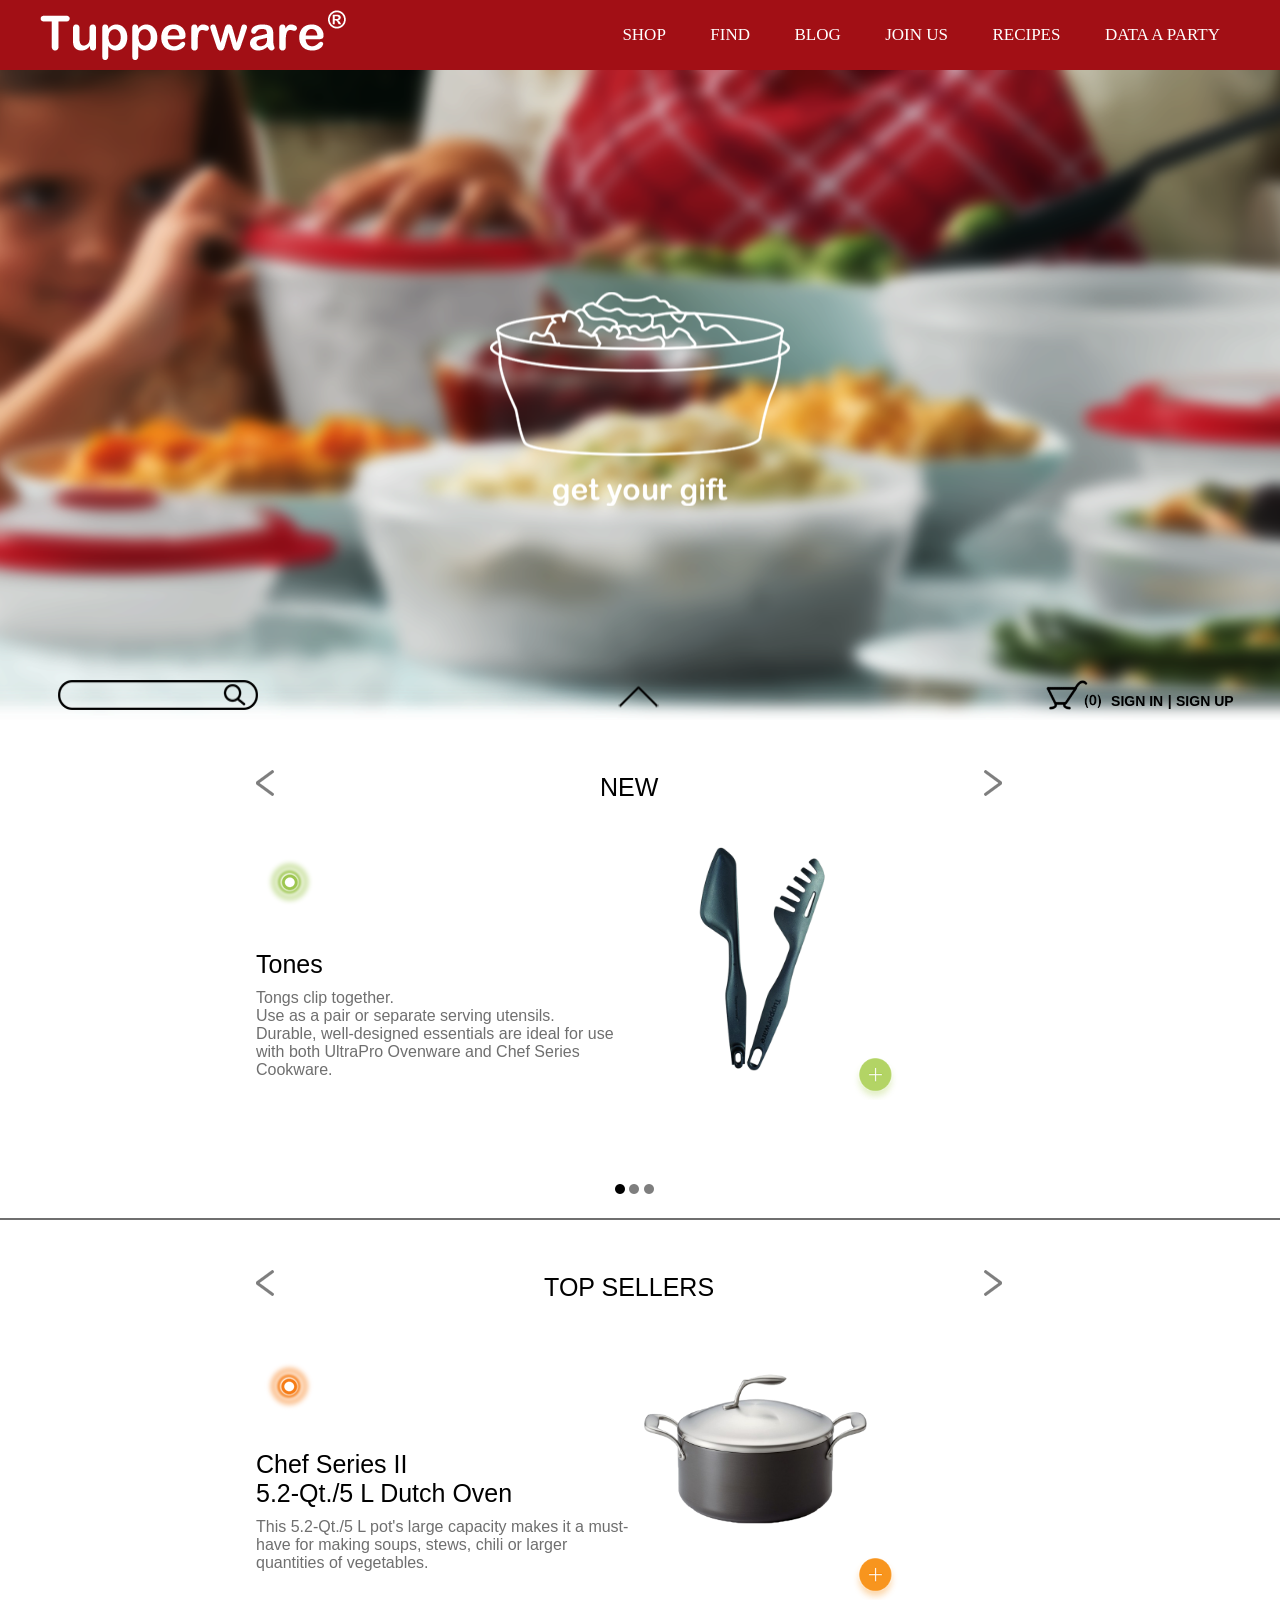
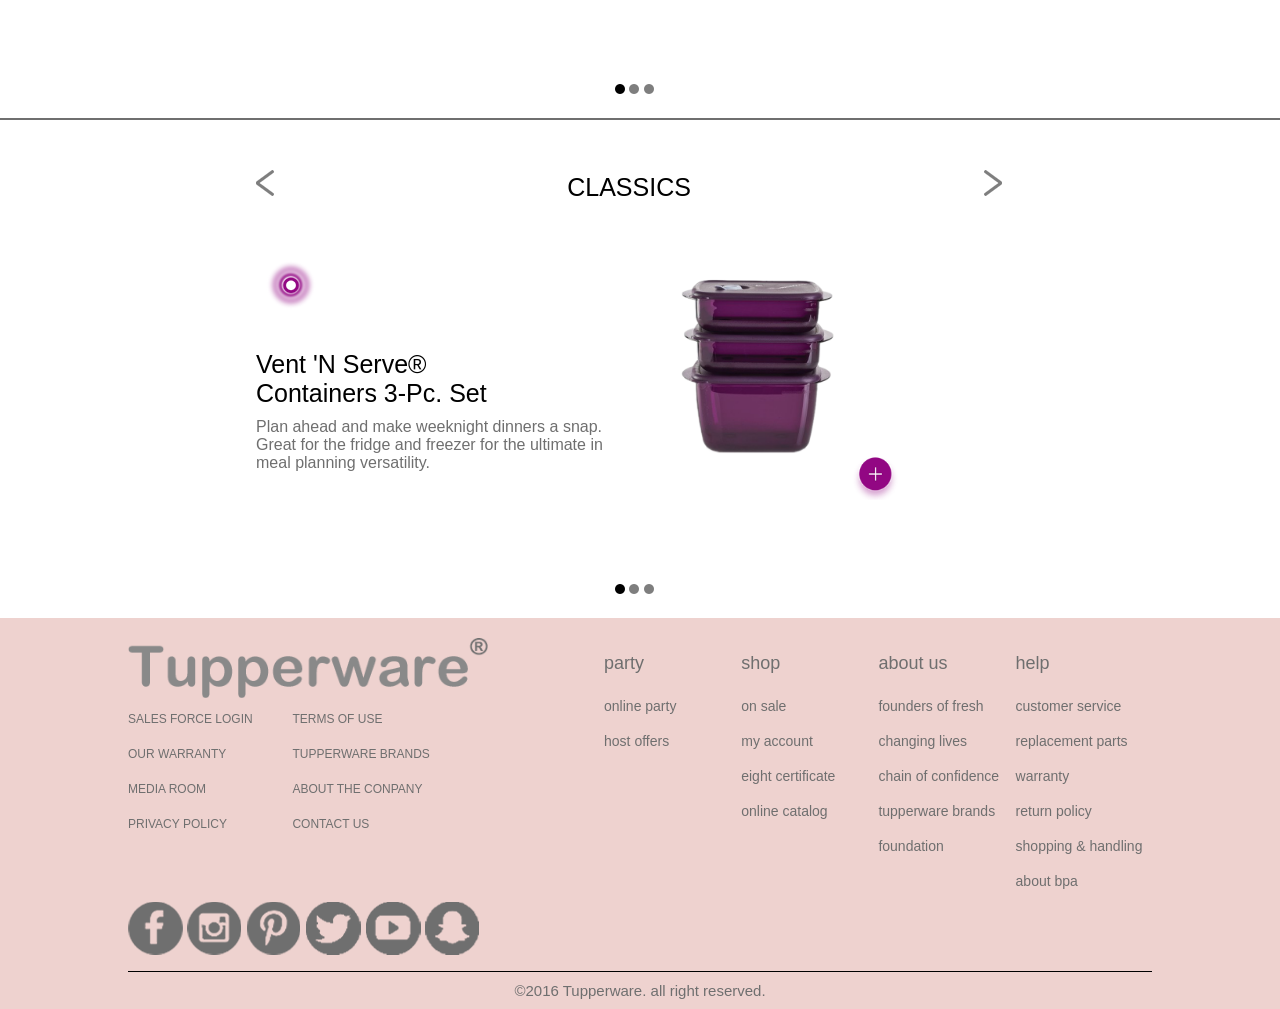
<file: Tupperware/index.html>
<!DOCTYPE html>
<html lang="en">
<head>
	<meta charset="UTF-8">
	<link rel="stylesheet" type="text/css" href="css/index.css">
	<script type="text/javascript" src="http://cdn.static.runoob.com/libs/jquery/1.10.2/jquery.min.js"></script>
	<script type="text/javascript" src="js/index.js"></script>
	<title>Tupperware</title>
</head>
<body>
	<div class="container"><!--总体-->
		<div class="header"><!--顶部-->
			<div class="header-nav"><!--顶部导航部分-->
				<div><img src="images/logo.png"></div><!--LOGO-->
				<div class="header-nav-lists"><!--导航栏-->
					<ul>
						<li><a href="">SHOP</a></li>
						<li><a href="">FIND</a></li>
						<li><a href="">BLOG</a></li>
						<li><a href="">JOIN US</a></li>
						<li><a href="">RECIPES</a></li>
						<li><a href="">DATA A PARTY</a></li>
					</ul>
				</div>
			</div>
			<div class="header-main">
				<div class="header-main-null">
					<div class="header-main-icon"><a href="list.html"></a></div>
				</div>
				<div class="header-fix"><!--需要置顶的部分-->
					<div><input type="text" id="search"></div><!--搜索框-->
					<div><span id="returntop"></span></div><!--返回顶部按钮-->
					<div><!--购物车-->
						<div>
							<a href="">
								<img src="images/shop.png">
								<img src="images/shop_hover.png">
							</a>
							<ul>
								<li><a href="">SIGN IN</a></li>
								<li>|</li>
								<li><a href="">SIGN UP</a></li>
							</ul>
						</div>
					</div>
				</div>
			</div>
			
		</div>
		<div class="main"><!--主体-->
			<div class="main-border"><!--绿色主题-->
				<div class="main-main">
					<div class="main-title">
						<span></span><!--左切换-->
						<span>NEW</span>
						<span></span><!--右切换-->
					</div>
					<div class="main-productions"><!--商品内容-->
						<div class="main-productions-left colorchange01-1">
							<div>
								<span></span><!--按钮-需要颜色改变-->
								<div class="main-productions-left-hover">
									<h4>get it now</h4>
									<br/>
									<h4>more details</h4>
								</div>
							</div>
							<div class="display-block">
								<h3>Tones</h3><!--商品名称-->
								<p>Tongs clip together.<br/>Use as a pair or separate serving utensils.<br/>Durable, well-designed essentials are ideal for use with both UltraPro Ovenware and Chef Series Cookware.</p><!--商品介绍-->
							</div>
							<div class="display-none">
								<h3>Tones</h3><!--商品名称-->
								<p>Tongs clip together.<br/>Use as a pair or separate serving utensils.<br/>Durable, well-designed essentials are ideal for use with both UltraPro Ovenware and Chef Series Cookware.</p><!--商品介绍-->
							</div>
							<div class="display-none">
								<h3>Tones</h3><!--商品名称-->
								<p>Tongs clip together.<br/>Use as a pair or separate serving utensils.<br/>Durable, well-designed essentials are ideal for use with both UltraPro Ovenware and Chef Series Cookware.</p><!--商品介绍-->
							</div>
						</div>
						<div class="main-productions-right colorchange01-2"><!--图片-->
							<img src="images/new-production.png">
							<img src="images/new-production.png">
							<img src="images/new-production.png">
							<span><a href=""></a></span><!--添加购物车按钮-需要颜色改变-->
						</div>
					</div>
					<div class="main-pages"><!--换页按钮-->
						<ul>
							<li class="change"></li>
							<li></li>
							<li></li>
						</ul>
					</div>
				</div>
			</div>

			<div class="main-border"><!--橙色主题-->
				<div class="main-main">
					<div class="main-title">
						<span></span><!--左切换-->
						<span>TOP SELLERS</span>
						<span></span><!--右切换-->
					</div>
					<div class="main-productions"><!--商品内容-->
						<div class="main-productions-left colorchange02-1">
							<div>
								<span></span><!--按钮-->
								<div class="main-productions-left-hover">
									<h4>get it now</h4>
									<br/>
									<h4>more details</h4>
								</div>
							</div>
							<div class="display-block">
							<h3>
								Chef Series II<br/>5.2-Qt./5 L Dutch Oven
							</h3><!--商品名称-->
							<p>This 5.2-Qt./5 L pot's large capacity makes it a must-have for making soups, stews, chili or larger quantities of vegetables. </p><!--商品介绍-->
							</div>
							<div class="display-none">
							<h3>
								Chef Series II<br/>5.2-Qt./5 L Dutch Oven
							</h3><!--商品名称-->
							<p>This 5.2-Qt./5 L pot's large capacity makes it a must-have for making soups, stews, chili or larger quantities of vegetables. </p><!--商品介绍-->
							</div>
							<div class="display-none">
							<h3>
								Chef Series II<br/>5.2-Qt./5 L Dutch Oven
							</h3><!--商品名称-->
							<p>This 5.2-Qt./5 L pot's large capacity makes it a must-have for making soups, stews, chili or larger quantities of vegetables. </p><!--商品介绍-->
							</div>
						</div>
						<div class="main-productions-right colorchange02-2"><!--图片-->
							<img src="images/top-production.png">
							<img src="images/top-production.png">
							<img src="images/top-production.png">
							<span><a href=""></a></span><!--添加购物车按钮-->
						</div>
					</div>
					<div class="main-pages"><!--换页按钮-->
						<ul>
							<li class="change"></li>
							<li></li>
							<li></li>
						</ul>
					</div>
				</div>
			</div>

			<div><!--紫色主题-->
				<div class="main-main">
					<div class="main-title">
						<span></span><!--左切换-->
						<span>CLASSICS</span>
						<span></span><!--右切换-->
					</div>
					<div class="main-productions"><!--商品内容-->
						<div class="main-productions-left colorchange03-1">
							<div>
								<span></span><!--按钮-->
								<div class="main-productions-left-hover">
									<h4>get it now</h4>
									<br/>
									<h4>more details</h4>
								</div>
							</div>
							<div class="display-block">
							<h3>Vent 'N Serve®<br/>Containers 3-Pc. Set</h3><!--商品名称-->
							<p>Plan ahead and make weeknight dinners a snap.<br/>Great for the fridge and freezer for the ultimate in meal planning versatility.       
							</p><!--商品介绍-->
							</div>
							<div class="display-none">
							<h3>Vent 'N Serve®<br/>Containers 3-Pc. Set</h3><!--商品名称-->
							<p>Plan ahead and make weeknight dinners a snap.<br/>Great for the fridge and freezer for the ultimate in meal planning versatility.       
							</p><!--商品介绍-->
							</div>
							<div class="display-none">
							<h3>Vent 'N Serve®<br/>Containers 3-Pc. Set</h3><!--商品名称-->
							<p>Plan ahead and make weeknight dinners a snap.<br/>Great for the fridge and freezer for the ultimate in meal planning versatility.       
							</p><!--商品介绍-->
							</div>
						</div>
						<div class="main-productions-right colorchange03-2"><!--图片-->
							<img src="images/classics-production.png">
							<img src="images/classics-production.png">
							<img src="images/classics-production.png">
							<span><a href=""></a></span><!--添加购物车按钮-->
						</div>
					</div>
					<div class="main-pages"><!--换页按钮-->
						<ul>
							<li class="change"></li>
							<li></li>
							<li></li>
						</ul>
					</div>
				</div>
			</div>
		</div>
		<div class="footer"><!--底部-->
			<div class="footer-lists"><!--底部列表区-->
				<div class="footer-lists-left"><!--左列表-->
					<img src="images/logo_gray.png">
					<ul>
						<li><a href="">SALES FORCE LOGIN</a></li>
						<li><a href="">TERMS OF USE</a></li>
						<li><a href="">OUR WARRANTY</a></li>
						<li><a href="">TUPPERWARE BRANDS</a></li>
						<li><a href="">MEDIA ROOM</a></li>
						<li><a href="">ABOUT THE CONPANY</a></li>
						<li><a href="">PRIVACY POLICY</a></li>
						<li><a href="">CONTACT US</a></li>
					</ul>
					<div><!--图标们-->
						<span class="icons01"><a href=""></a></span>
						<span class="icons02"><a href=""></a></span>
						<span class="icons03"><a href=""></a></span>
						<span class="icons04"><a href=""></a></span>
						<span class="icons05"><a href=""></a></span>
						<span class="icons06"><a href=""></a></span>
					</div>
				</div>
				<div class="footer-lists-right"><!--右列表-->
					<ul>
						<h3>party</h3>
						<li><a href="">online party</a></li>
						<li><a href="">host offers</a></li>
					</ul>
					<ul>
						<h3>shop</h3>
						<li><a href="">on sale</a></li>
						<li><a href="">my account</a></li>
						<li><a href="">eight certificate</a></li>
						<li><a href="">online catalog</a></li>
					</ul>
					<ul>
						<h3>about us</h3>
						<li><a href="">founders of fresh</a></li>
						<li><a href="">changing lives</a></li>
						<li><a href="">chain of confidence</a></li>
						<li><a href="">tupperware brands</a></li>
						<li><a href="">foundation</a></li>
					</ul>
					<ul>
						<h3>help</h3>
						<li><a href="">customer service</a></li>
						<li><a href="">replacement parts</a></li>
						<li><a href="">warranty</a></li>
						<li><a href="">return policy</a></li>
						<li><a href="">shopping & handling</a></li>
						<li><a href="">about bpa</a></li>
					</ul>
				</div>
			</div>
			<div class="footer-footer">
				<p>©2016 Tupperware.  all right reserved.</p>
			</div>
		</div>
	</div>
</body>
</html>
</file>
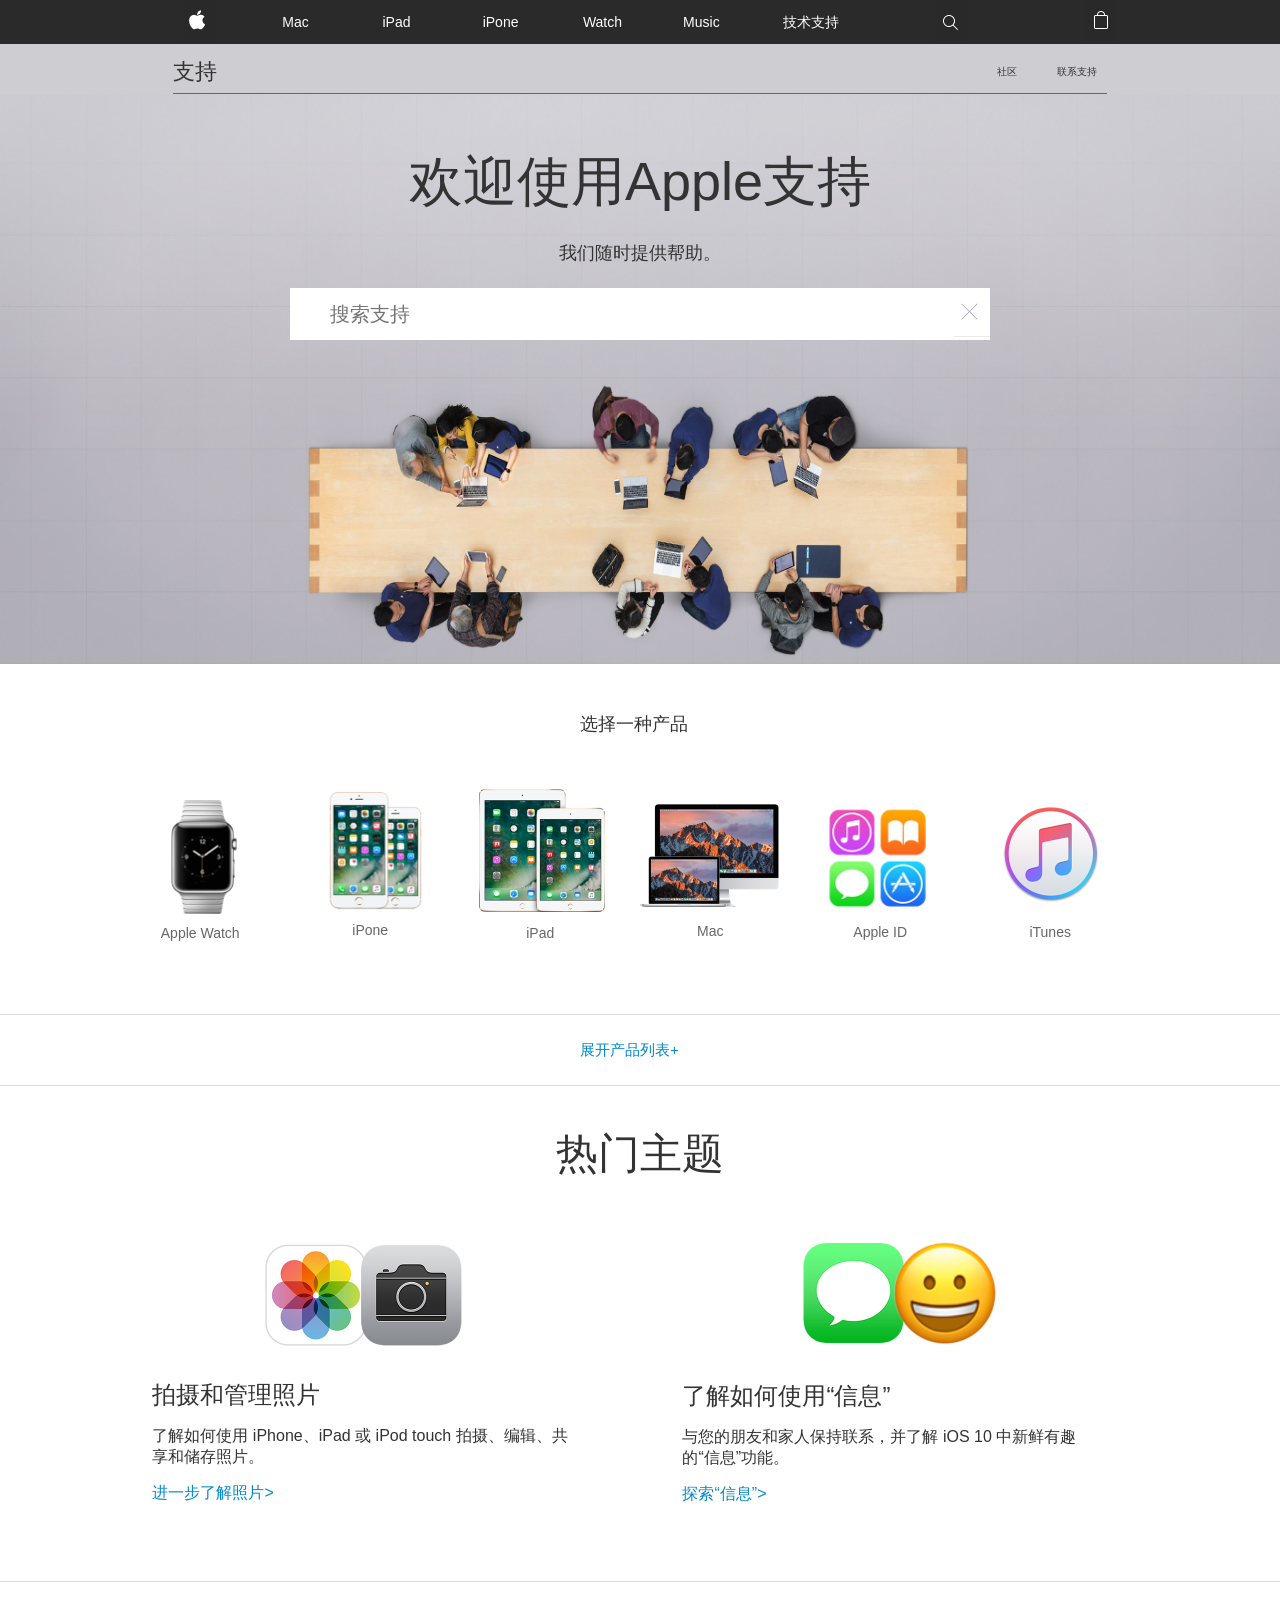
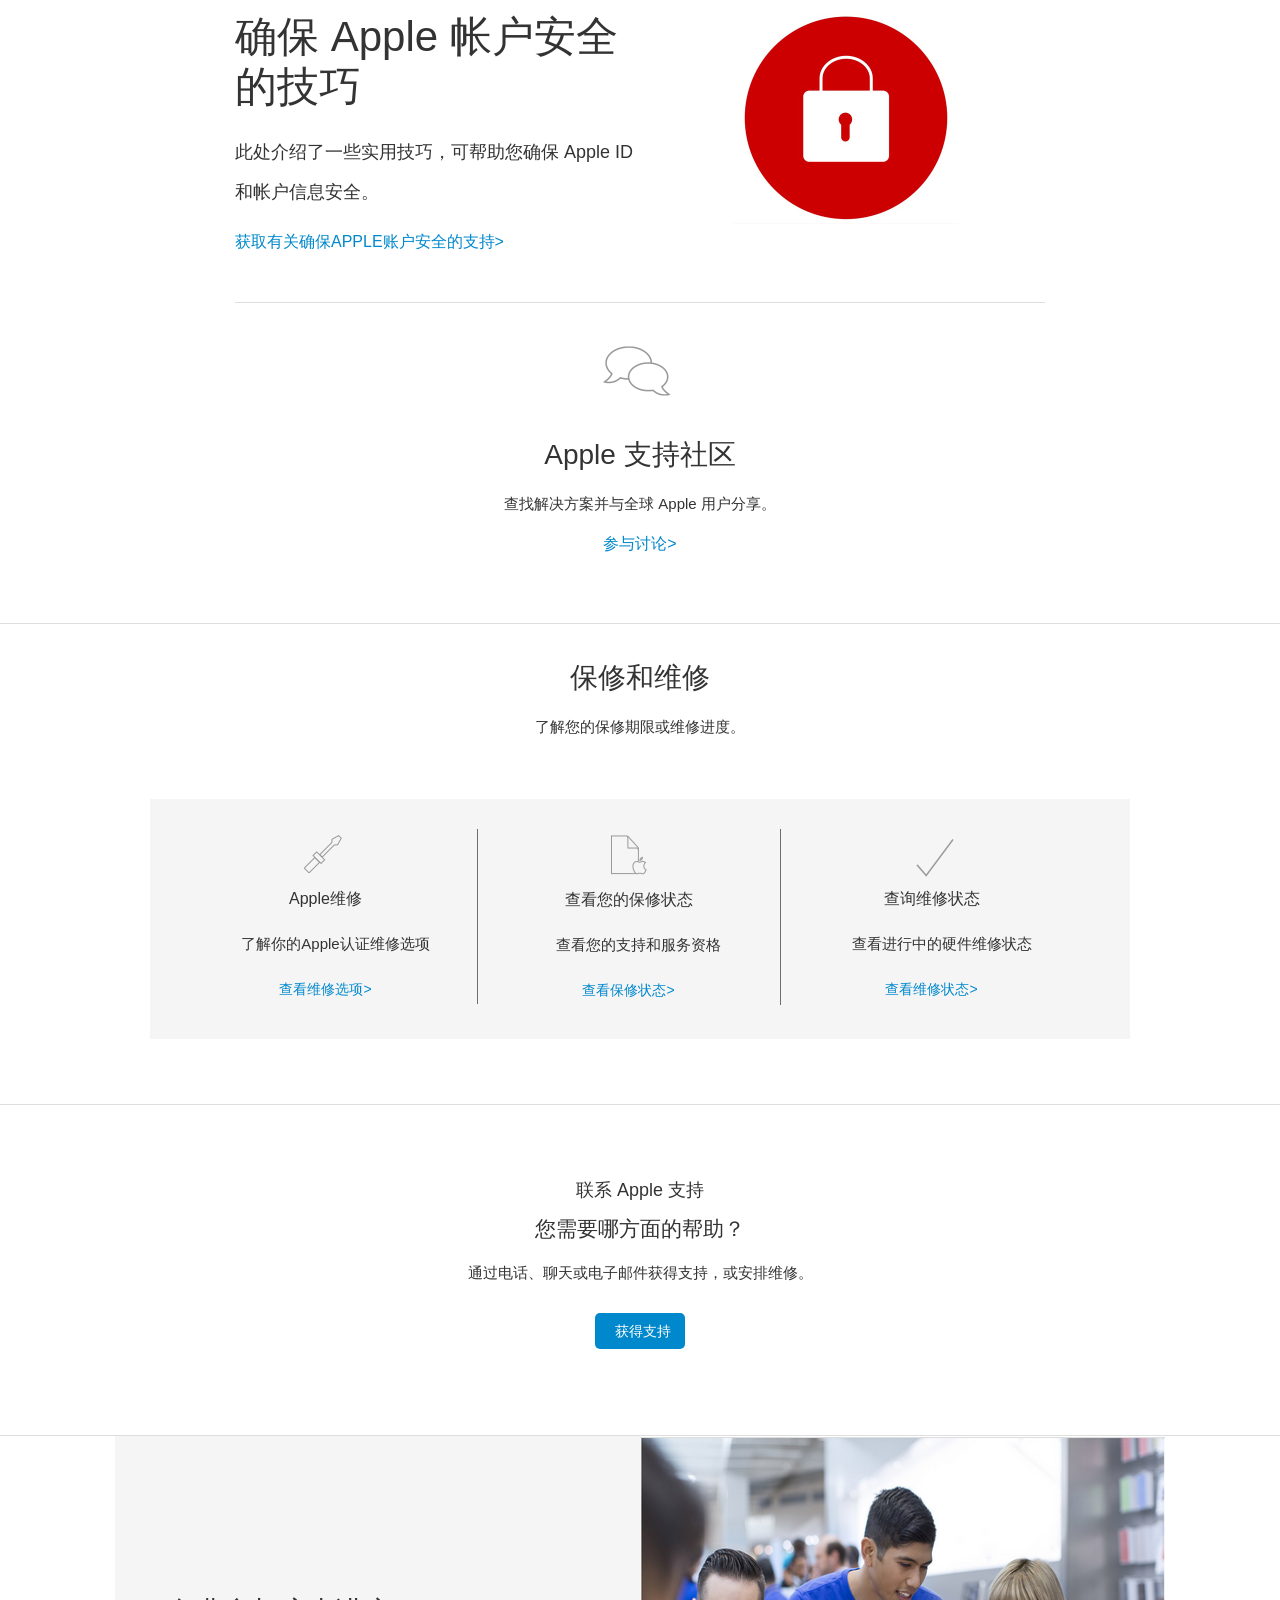
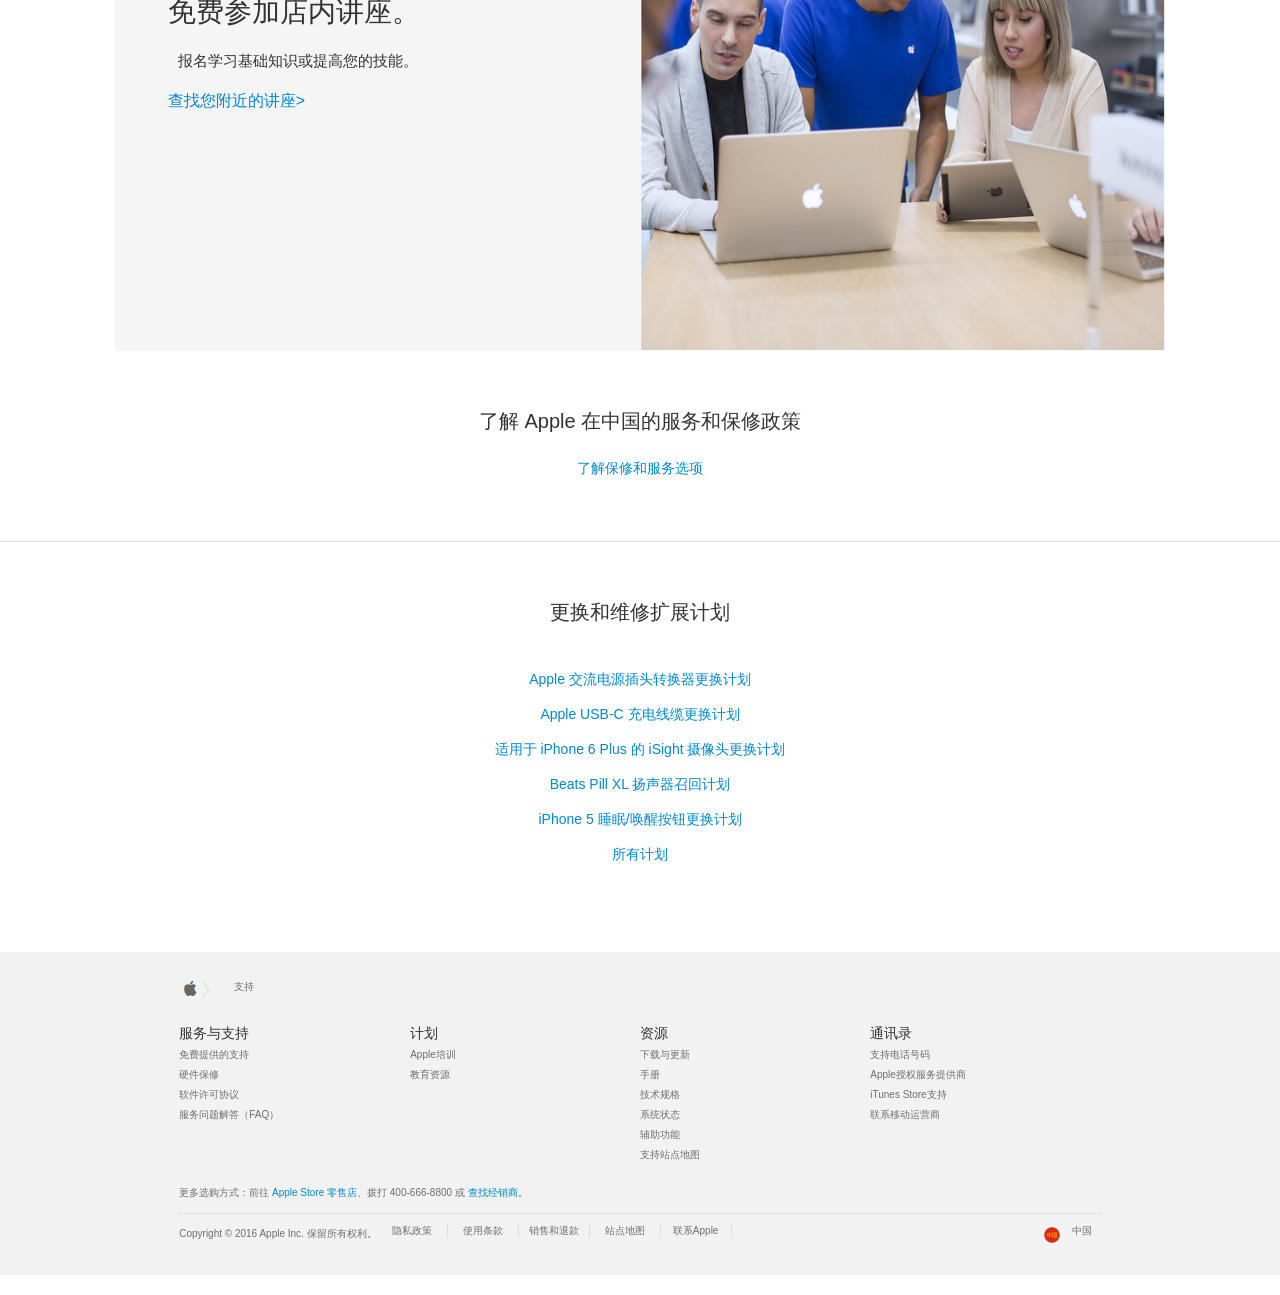
<file: an apple a day/an apple a day.html>
<!DOCTYPE html>
<html lang="en">
<head>
	<meta charset="UTF-8">
	<title>Document</title>
	<link rel="stylesheet" href="css/apple.css">
</head>
<body>
	<div class="container">
		 <div class="guide">
			<ul>
				<li class="appleimage">
					<a href="">
						<img src="images/apple.png" alt="">
					</a>
				</li>
				<li class="lead">
					<a href="">Mac</a>
				</li>
				<li class="lead">
					<a href="">iPad</a></li>
				<li class="lead">
					<a href="">iPone</a>
				</li>
				<li class="lead">
					<a href="">Watch</a>
				</li>
				<li class="lead">
					<a href="">Music</a>
				</li>
				<li class="lead">
					<a href="">技术支持</a>
				</li>
				<li class="appleimage">
					<a href="">
						<img src="images/sou.png" alt="">
					</a>
				</li>
				<li class="appleimage bag">
					<a href="">
						<img src="images/bao.png" alt="">
					</a>
				</li>
			</ul>
		</div> 
		<div class="guide-small">
			<a class="smaller-guide1" href=""><img src="images/guide1.png" alt=""></a>
			<a class="smaller-guide2" href=""><img src="images/guide2.png" alt=""></a>
			<a class="smaller-guide3" href=""><img src="images/guide3.png" alt=""></a>
		</div>
		<div class="support" >

			<div class="supptop">
				<div style="border-bottom:1px solid #666">
					<p class="suppleadleft">支持</p>
					<a href="" class="suppleadright">联系支持</a>
					<a href="" class="suppleadright">社区</a>
				</div>
			</div>
			<div class="suppmain">
				<p class="suppmainbig">欢迎使用Apple支持</p>
				<p class="suppmainsmall">我们随时提供帮助。</p>
				<div class="search">
					<input type="text" placeholder="搜索支持">
					<img class="searchright" src="images/delete.png" alt="">
				</div>
			</div>
		</div> 
		<div class="supportsmall">
			<div class="suppsmalltop">
				<p>支持</p>
				<a href="">
					<img src="images/suppsmallselect.png" alt="">
				</a>
			</div>
			<img class="suppsmallimg" src="images/supportsmall.png" alt="">
			<div  class="suppsmallbottom">
				<p class="suppsmallbig">欢迎使用Apple支持</p>
				<p class="suppsmallsmall">我们随时提供帮助。</p>
				<div >
					<!-- <img class="searchleft" src="images/search.svg" alt=""> -->
					<input type="text" placeholder="搜索支持">
					<!-- <img class="searchright" src="images/delete.png" alt=""> -->
				</div>
			</div>
		</div>
	<div class="main1 clearfix">
		<p class="main1top">选择一种产品</p>
		<div class="main1in clearfix">
			<a href="">
				<img src="images/main11.png" alt="">
				<p>Apple Watch</p>
			</a>
			<a href="">
				<img src="images/main12.png" alt="">
				<p>iPone</p>
			</a>
			<a class="ipad" href="">
				<img src="images/main13.png" alt="">
				<p>iPad</p>
			</a> 
			<a class="mac" href="">
				<img src="images/main14.png" alt="">
				<p>Mac</p>
			</a>
			<a href="">
				<img src="images/main15.png" alt="">
				<p>Apple ID</p>
			</a>
			<a href="">
				<img src="images/main16.png" alt="">
				<p>iTunes</p>
			</a>
			<div class="clear"></div>
		</div>
	</div> 
	<div class="main2">
		<a href="" >展开产品列表+</a>
	</div>
	<div class="main3 clearfix">
		<h1>热门主题</h1>
		<div class="main3main">
			<div class="main3in main3inleft">
				
				<img src="images/main3left.png" alt="">
				
				<div>
					<p class="main3big">拍摄和管理照片</p >
					<p class="main3small">了解如何使用 iPhone、iPad 或 iPod touch 拍摄、编辑、共享和储存照片。</p>
					<a class="bluea" href="">进一步了解照片&gt;</a>
				</div>
			</div>
			<div class="main3in main3inright">
				
				<img src="images/main3right.png" alt="">	
				<div>
					<p class="main3big">了解如何使用“信息”</p >
					<p class="main3small">与您的朋友和家人保持联系，并了解 iOS 10 中新鲜有趣的“信息”功能。</p>
					<a class="bluea" href="">探索“信息”&gt;</a>
				</div>
			</div>
		</div>
	</div>
	<div class="main3smaller clearfix">
		<h1>热门主题</h1>
		<div>
			<div class="main3smallerimg">
				<img src="images/main3left.png" alt="">
			</div>
			<div class="main3smallertext">
				<h2>拍摄和管理照片</h2>
				<p>了解如何使用 iPhone、iPad 或 iPod touch 拍摄、编辑、共享和储存照片。</p>
				<a class="bluea" href="">进一步了解照片&gt;</a>
			</div>
		</div>
		<div>
			<div class="main3smallerimg">
				<img src="images/main3right.png" alt="">
			</div>
			<div class="main3smallertext">
				<h2>了解如何使用“信息”</h2>
				<p>与您的朋友和家人保持联系，并了解 iOS 10 中新鲜有趣的“信息”功能。</p>
				<a class="bluea" href="">探索“信息”&gt;</a>
			</div>
		</div>
	</div>
	<div class="tips-small clearfix">
		<h1>确保 Apple 帐户安全的技巧</h1>
		<p>此处介绍了一些实用技巧，可帮助您确保 Apple ID 和帐户信息安全。</p>
		<a class="bluea" href="">获取有关确保APPLE账户安全的支持&gt;</a>
		<img src="images/tips.jpg" alt="">
	</div>
	<div class="tips-big clearfix">
		<div>
			<h1>确保 Apple 帐户安全的技巧</h1>
			<p>此处介绍了一些实用技巧，可帮助您确保 Apple ID 和帐户信息安全。</p>
			<a class="bluea" href="">获取有关确保APPLE账户安全的支持&gt;</a>
		</div>
		<img src="images/tips.jpg" alt="">
	</div>
	<div class="main5">
		<div class="main5in">
			<img src="images/main5.png" alt="">
			<h1>Apple 支持社区</h1>
			<p>查找解决方案并与全球 Apple 用户分享。</p>
			<a class="bluea" href="" style="display:block;padding:0px auto;">参与讨论&gt;
			</a>
		</div>
	</div>
	<div class="main6 clearfix">
		<div class="main6top">
			<h1>保修和维修</h1>
			<p>了解您的保修期限或维修进度。</p>
		</div>
		<div class="main6main clearfix">
			<div class="main6mainin">
				<div>
					<img src="images/main61.png" alt="">
					<a href="" class="main6p1" >Apple维修</a>
					<p class="main6p2">了解你的Apple认证维修选项</p>
					<a href="" class="main6p3" >查看维修选项&gt;</a>
				</div>
				<div>
				<img src="images/main62.png" alt="">
				<a href="" class="main6p1">查看您的保修状态</a>
				<p class="main6p2" >查看您的支持和服务资格</p>
				<a href="" class="main6p3" >查看保修状态&gt;</a>
				</div>
				<div style="border:none;">
				<img src="images/main63.png" alt="">
				<a href="" class="main6p1">查询维修状态</a>
				<p class="main6p2">查看进行中的硬件维修状态</p>
				<a style="a:hover{text-deocration:underline;}" href="" class="main6p3">查看维修状态&gt;</a>
				</div>
			</div>
		</div>
	</div> 
	<div class="main7">

			<h1>联系 Apple 支持</h1>
			<h2>您需要哪方面的帮助？</h2>
			<p>通过电话、聊天或电子邮件获得支持，或安排维修。</p>
			<a href="">获得支持</a>
	
	</div>
	<div class="main8 clearfix">
		<div class="main8in clearfix">
			<div class="main8inleft clearfix" >
				<div>
					<h1>免费参加店内讲座。</h1>
					<p>报名学习基础知识或提高您的技能。</p><a href="" class="bluea">查找您附近的讲座&gt;</a>
				</div>
			</div>
			<img src="images/main8.png" alt="">
			<div class="clear"></div>
		</div>
		<div class="main8bottom">
			<p class="main89p">了解 Apple 在中国的服务和保修政策</p>
			<a class="main89a" href="">了解保修和服务选项</a>
		</div>
	</div>
	<div class="main9">
		<p class="main89p">更换和维修扩展计划</p>
		<a class="main89a" href="">Apple 交流电源插头转换器更换计划</a>
		<a class="main89a" href="">Apple USB-C 充电线缆更换计划</a>
		<a class="main89a" href="">适用于 iPhone 6 Plus 的 iSight 摄像头更换计划</a>
		<a class="main89a" href="">Beats Pill XL 扬声器召回计划</a>
		<a class="main89a" href="">iPhone 5 睡眠/唤醒按钮更换计划</a>
		<a class="main89a" href="">所有计划</a>
	</div>
	<div class="footer clearfix">
		<div class="footerin clearfix" style="margin:30px auto;">
			<div class="footersupport clearfix" style="width:100%;padding-top:20px;margin-bottom:20px;">
				<a href="" >
					<img src="images/footer1.png" alt="">
				</a>
				<p style="line-height:30px;padding-left:20px;">支持</p>
			</div>
			<table>
	<tr class="tablefirst"><td >服务与支持</td>
	<td>计划</td>
	<td>资源</td>
	<td>通讯录</td></tr>
	<tr><td><a href="">免费提供的支持</a></td>
	<td><a href="">Apple培训</a></td>
	<td><a href="">下载与更新</a></td>
	<td><a href="">支持电话号码</a></td></tr>
	<tr><td><a href="">硬件保修</a></td>
	<td><a href="">教育资源</a></td>
	<td><a href="">手册</a></td>
	<td><a href="">Apple授权服务提供商</a></td></tr>
	<tr><td><a href="">软件许可协议</a></td>
	<td></td>
	<td><a href="">技术规格</a></td>
	<td><a href="">iTunes Store支持</a></td></tr>
	<tr><td><a href="">服务问题解答（FAQ）</a></td>
	<td></td>
	<td><a href="">系统状态</a></td>
	<td><a href="">联系移动运营商</a></td></tr>
	<tr><td></td>
	<td></td>
	<td><a href="">辅助功能</a></td>
	<td></td></tr>
	<tr><td></td>
	<td></td>
	<td><a href="">支持站点地图</a></td>
	<td></td></tr>
			</table>
			<ul class="footerchange">
				<li>
					<h2>服务与支持</h2>
					<p>+</p>
				</li>
				<li>
					<h2>计划</h2>
					<p>+</p>
				</li>
				<li>
					<h2>资源</h2>
					<p>+</p>
				</li>
				<li style="border-bottom: 1px solid rgb(222,222,222);">
					<h2>通讯录</h2>
					<p>+</p>
				</li>
			</ul>
			<div class="footermed">更多选购方式：前往 
			<a>Apple Store 零售店、</a>拨打 400-666-8800 或 
			<a>查找经销商。</a>
			</div>
			<div class="footerbottom clearfix">
				<p>Copyright © 2016 Apple Inc. 保留所有权利。</p>
				<ul >
					<li>
						<a href="">隐私政策</a>
					</li>
					<li>
						<a href="">使用条款</a>
					</li>
					<li>
						<a href="">销售和退款</a>
					</li>
					<li>
						<a href="">站点地图</a>
					</li>
					<li>
						<a href="">联系Apple</a>
					</li>
				</ul>
				<div class="fobottomright">
					<img src="images/footer2.png" alt="">
					<a href="">中国</a>
				</div>
			</div>
		</div>
	</div>
</div>
</body>
</html>
</file>
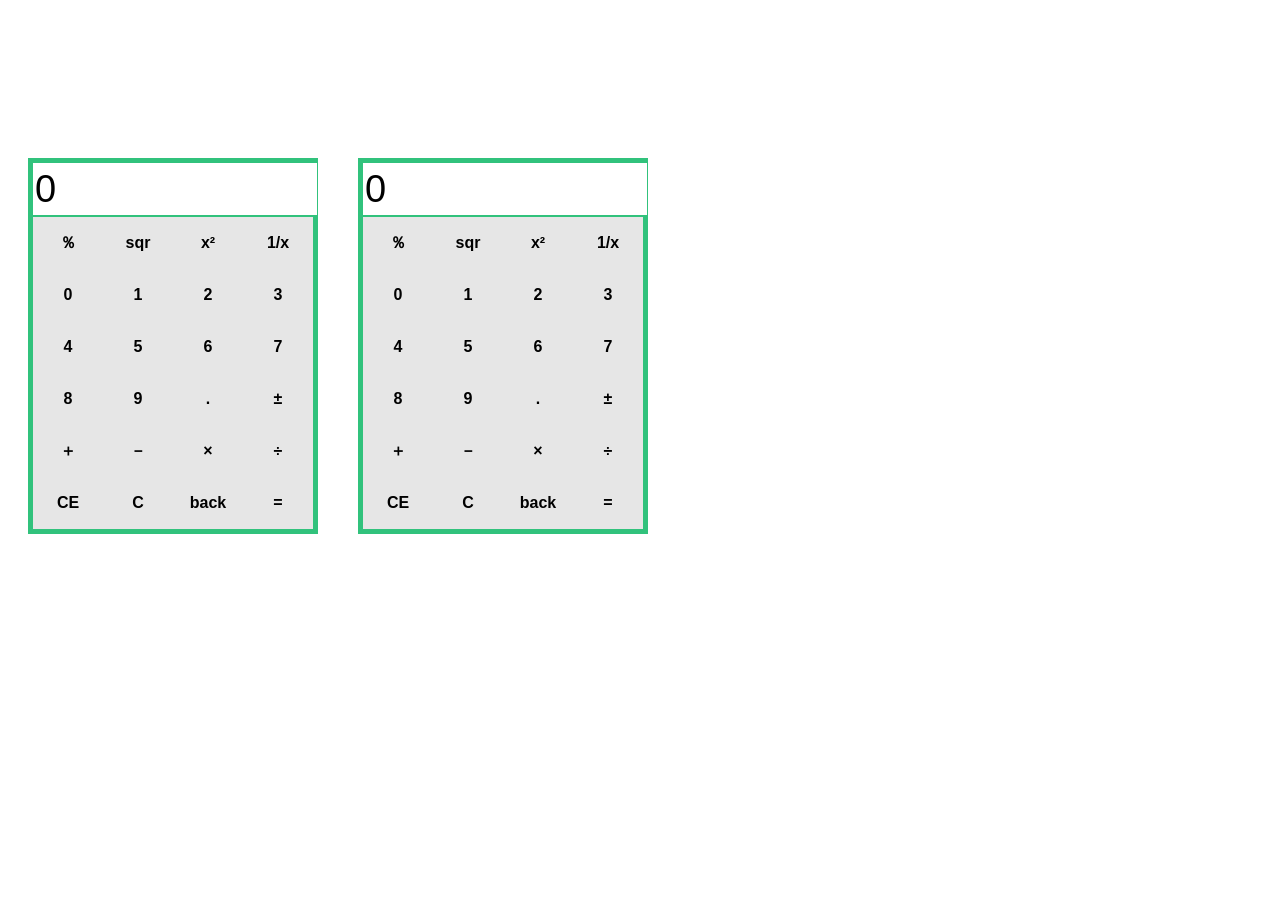
<file: caculaternew/caculaterpacked.html>
<!DOCTYPE html>
<html lang="en">
<head>
	<meta charset="UTF-8">
	<title>Document</title>
	<link rel="stylesheet" href="caculater packed.css">
</head>
<body>
	<div id="whole"></div>
	<div id="anowhole"></div>
	<script src="js/caculater packed.js"></script>
</body>
</html>
</file>
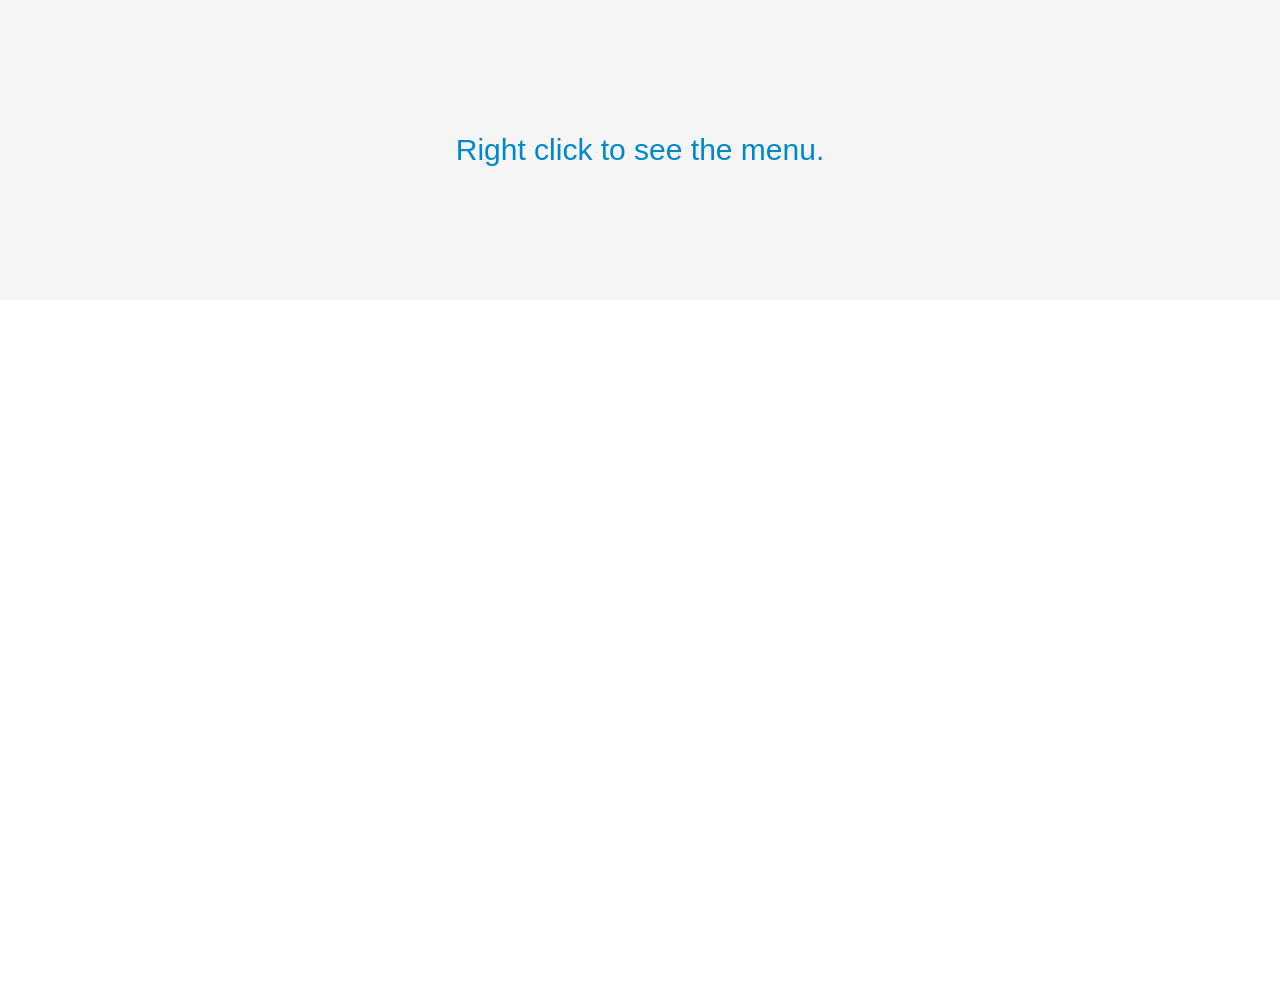
<file: first-week/list.html>
<!DOCTYPE html>
<html lang="en">
<head>
	<meta charset="UTF-8">
	<title>Document</title>
	<link rel="stylesheet" href="reset.css">
	<style>
		#container{
			height:1000px;
			position:relative;
		}
		#showMenu{
			width:100%;
			float:left;
			height:300px;
			background:rgb(245,245,245);
			font-size:30px;
			line-height: 300px;
			text-align:center;
			z-index:-1;
		}
		ul{
			width:100px;
			float:left;
			display:none;
			z-index:2;
			background:white;
			positon:absolute;
			border:2px solid #08c;
			border-radius:5px;

		}
		ul li{
			height:30px;
			line-height: 30px;
			cursor:pointer;
		}
	</style>
</head>
<body>
	<div id="container">
		<div id="showMenu"style="">
		Right click to see the menu.
		</div>
		<ul style="position:fixed">
			<li id="menuLi1" onclick="popup(this,event)">menu item 1</li>
			<li id="menuLi2" onclick="popup(this,event)">menu item 2</li>
			<li id="menuLi3" onclick="popup(this,event)">menu item 3</li>
		</ul>
	</div>
	<script>
		var addul=document.getElementsByTagName("ul")[0];
		var ox,oy;
		var owidth=document.body.clientWidth;
		var oheight=300;
		var boolmenu=false;
		var scrolltotop;
		window.onresize = function(){
			owidth=document.body.clientWidth;
}
		document.getElementById("showMenu").oncontextmenu=function(e){
				if(boolmenu){
					boolmenu=false;
					return false;
				} 
				else{
					boolmenu=true;
				}
				var oevent=e||window.event;
				if(oevent.pageX||oevent.pageY){
					ox=oevent.pageX;
					oy=oevent.pageY;
				}
				else{
					ox=oevent.clientX + document.body.scrollLeft - document.body.clientLeft;
				 	oy=oevent.clientY + document.body.scrollTop - document.body.clientTop;
				 	
				}
				console.log(oy+" "+ox);
				document.getElementById("container").appendChild(addul);
				addul.style.display="block";
				scrolltotop=document.body.scrollTop;
				if(owidth-ox>110&&oheight-oy>110)
				{
					addul.style.top=(20+oy)+"px";
					addul.style.left=(10+ox)+"px";
				}
				else if(owidth-ox>110){
					addul.style.top=(oy-110)+"px";
					addul.style.left=(10+ox)+"px";
				}
				else if(oheight-oy>110){
					addul.style.top=(20+oy)+"px";
					addul.style.left=(ox-110)+"px";
				}
				else{
					addul.style.top=(oy-110)+"px";
					addul.style.left=(ox-110)+"px";
				}
				console.log(addul.style.top+" "+addul.style.left);
			oevent.stopPropagation();
		/*	if(oevent.preventDefault){
				oevent.preventDefault();
			}
			else{
				oevent.returnValue = false;	
				e.cancelBubble = true;
			}*/
			return false;

				
			
		}
		
		function popup(obj,event){
			event.stopPropagation();
			alert(obj.innerHTML);
		}
		document.getElementsByTagName("li")
		.onclick=function(e){
			e.stopPropagation();
		}
		document.getElementById("container").onclick=function(){
			console.log(4);
			addul.style.display="none";
			boolmenu=false;
		};


	</script>
</body>
</html>
</file>
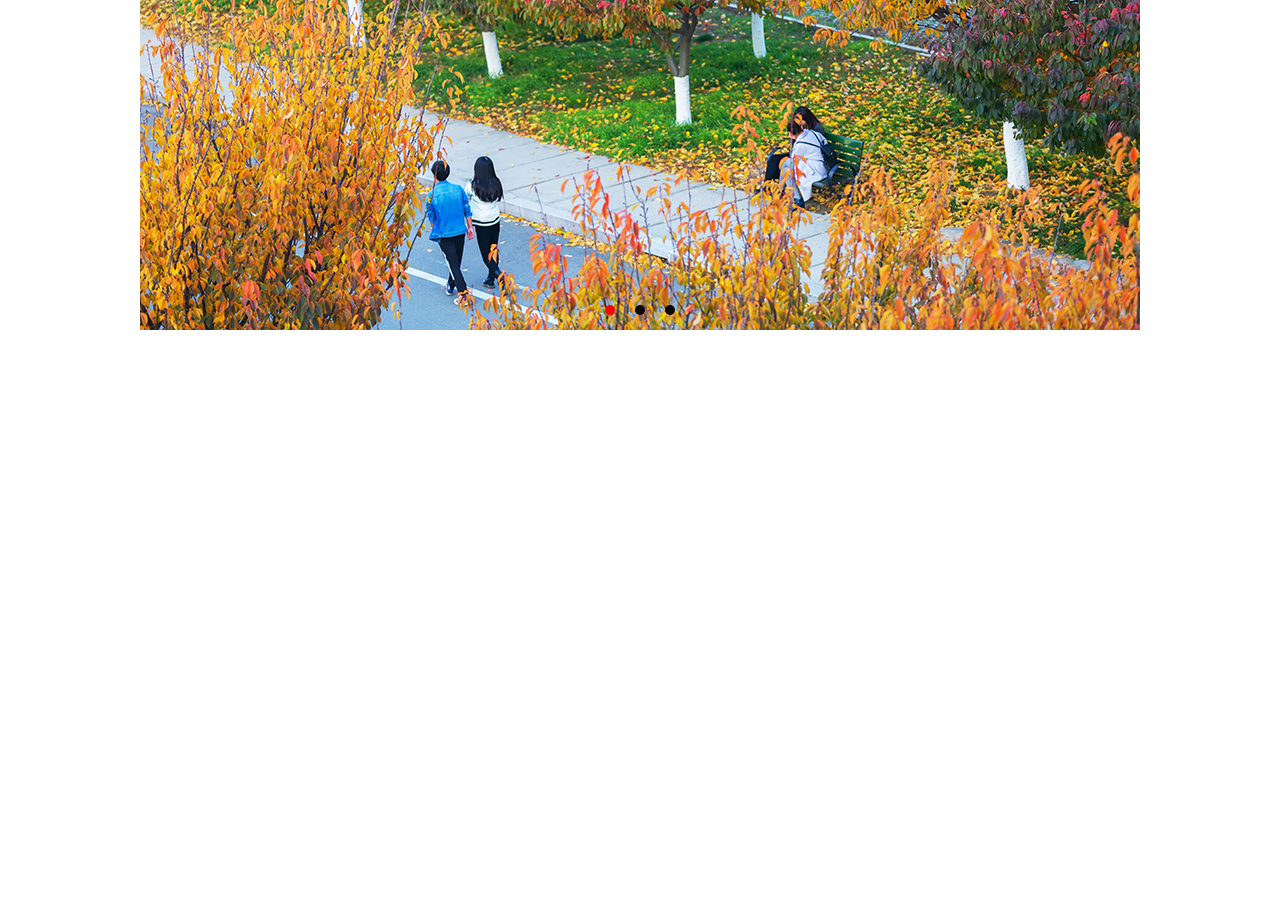
<file: second-week/adfi.html>
<!DOCTYPE html>
<html lang="en">
<head>
	<meta charset="UTF-8">
	<title>Document</title>
	<style>
		.container{
			width:1000px;
			height:330px;
			margin:0 auto;
			position: relative;
			overflow:hidden;
		}
		.my-img{
			width:400%;
			
		}
		.my-img a{
			display: block;
			float:left;
			width:1000px;
		}
		.my-img img{
			display: block;
			width:1000px;
			float:left;
			z-index: -1;
		}
		.my-lead{
			//margin:0 auto;
			width:30px;
			height:30px;
			postion:fixed;
			top:200px;
			z-index: 2;
		}
		.lead-point{
			float:left;
			width:10px;
			height:10px;
			border-radius: 10px;
			margin:10px ;
			background:black;
			position:relative;
			top:-35px;
			cursor: pointer;
		}
		.choose-point{
			background:red;
		}
	</style>
	<script src="jquery.js"></script>
	<link rel="stylesheet" href="reset.css">
</head>
<body>
	<div class="container">
		<div class="my-img clearfix"></div>
		<div class="my-lead clearfix"></div>
	</div>
	<script>
	$(function(){
		var i;
		var imgSource;//JS添加图片
		var aSource;//JS添加a
		var leadPoint;//JS添加导航点
		var pageAll=3;//总共页，可更改
		var pageNow=0;//当前页
		var slideMove;
		var slideTo;//setInterval
		var xStart,xThen,xChange;//记录鼠标开始值，后来值，改变值
		var toRight=true;//判断向右向左移动
		var oMargin,leftChange;
		var manChange=false;
		//记录是否开始人为拉动广告条
		for(i=0;i<pageAll+1;i++)
		{
			//imgSource="<img src='images/img_1.jpg'/>";
			/*$("my-img").css({
				"width":pageAll*"100%"
			});*/
			aSource="<a class='my-a'></a>";
			$(".my-img").append(aSource);
			$(".my-a").css({
				"float":"left"
			});
			$(".my-a").attr("href","#");
			imgSource="<img src='images/img_"+i+".jpg'/>";
			$(".my-img a:eq("+i+")").append(imgSource);
			
		}
		//在".my-img"div中添加a和img
		for(i=0;i<pageAll;i++)
		{
			leadPoint="<div class='lead-point'></div>";
			$(".my-lead").append(leadPoint);
			$(".my-lead").css({
				"width":"+=20px",
				"margin":"0 auto",
				"top":"100px"
			});
		}
		$(".lead-point:eq(0)").addClass("choose-point");
		//在".my-lead"div中添加导航点
		var slide=function(){
			$(".my-img").animate({marginLeft:"-=100%"},1000,count);
		}
		//自动播放
		function count(){
			$(".lead-point:eq("+pageNow+")").removeClass("choose-point");
			if(toRight){
				pageNow++;
			}
			else{
				pageNow--;
				toRight=true;
			}
			//判断向左向右
			if(pageNow==pageAll){
				$(".my-img").css({
					"marginLeft":0
				});
				pageNow=0;
			}
			//如果是最后一张（重复第一张），切换到第一张
			$(".lead-point:eq("+pageNow+")").addClass("choose-point");
		}
		slideTo=setInterval(slide,2000);
		//每隔一段时间调用滑动函数
		$(".lead-point").click(function(){
			$(".my-img").stop(true,false);
			/*if($(".my-img").is(":animated"))
			{
				count();
			}*/
			clearInterval(slideTo);
			if(pageNow==pageAll){
				pageNow=0;
			}
			if(pageNow==$(".lead-point").index(this)){
				return false;
			}
			//$(".lead-point:eq("+pageNow+")").removeClass("choose-point");
			for(i=0;i<pageAll;i++){
				if($(".lead-point:eq("+i+")").hasClass("choose-point"))
					$(".lead-point:eq("+i+")").removeClass("choose-point");
			}
			pageNow=$(".lead-point").index(this);
			//获得当前的导航点
			slideMove=-pageNow*100;
			$(".my-img").css({
				"marginLeft": slideMove +"%"
			});
			//切换到点击的那一页
			$(".lead-point:eq("+pageNow+")").addClass("choose-point");
			timeAfter=setTimeout(slideTo,4000);
			slideTo=setInterval(slide,2000);

		})
		$(".my-a").click(function(){
			return false;
		})
		//阻止轮播元素的默认点击事件
		$(".my-img").mousedown(function(event){
			clearInterval(slideTo);
			xStart=event.pageX;
			oMargin=$(".my-img").css("marginLeft");
			event.preventDefault();
			//阻止鼠标点击默认行为

		})
		$("body").mouseup(function(event){
			xThen=event.pageX;
			xChange=xThen-xStart;
			if(xChange>0&&pageNow!=0&&pageNow!=pageAll){
				toRight=false;
				$(".my-img").stop(false,true).animate({marginLeft:"+=100%"},1000);
				count();
			}
			else if(xChange<0&&pageNow!=pageAll-1){
				$(".my-img").stop(false,true).animate({marginLeft:"-=100%"},1000);
				count();
			}
			else if(xChange==0){
				window.location.href="http://www.ouc.edu.cn/";
			}
			event.preventDefault();
			timeAfter=setTimeout(slideTo,4000);
			slideTo=setInterval(slide,2000);
		})
		
	})
		
	</script>
</body>
</html>
</file>
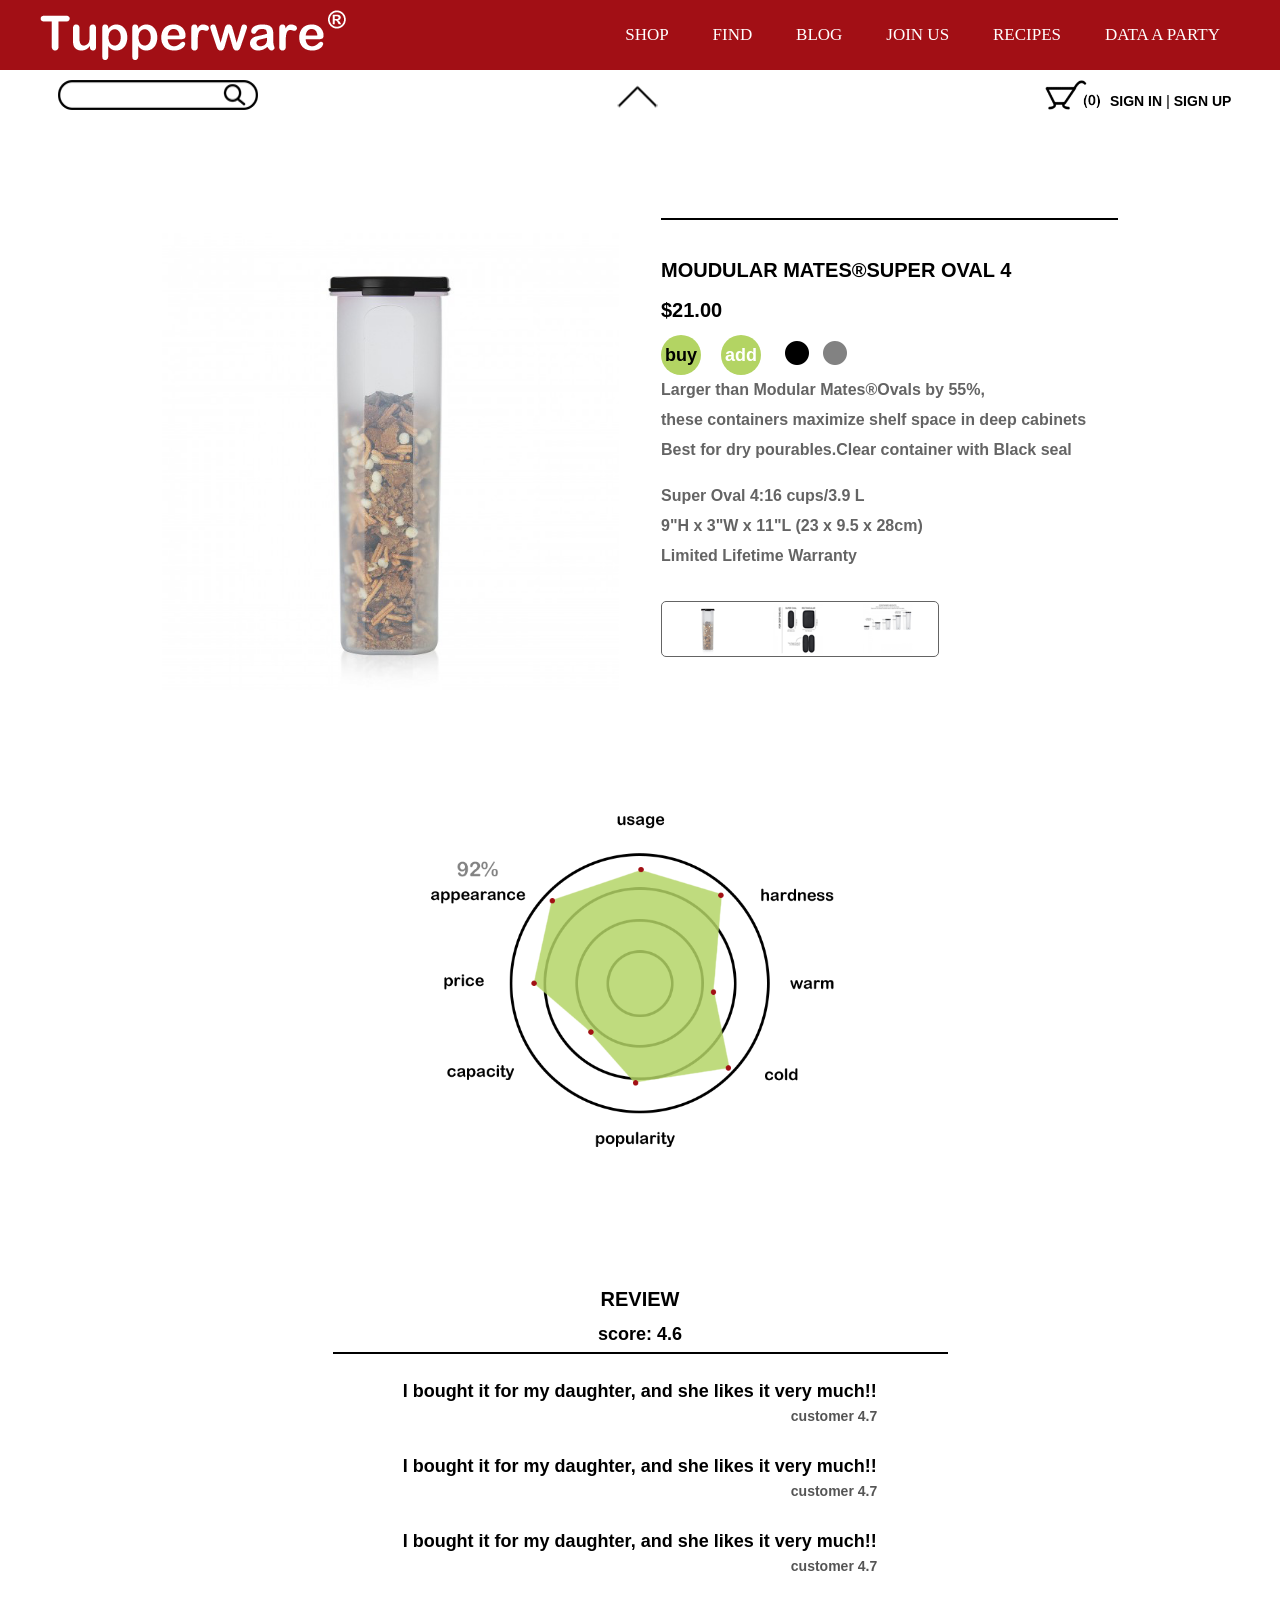
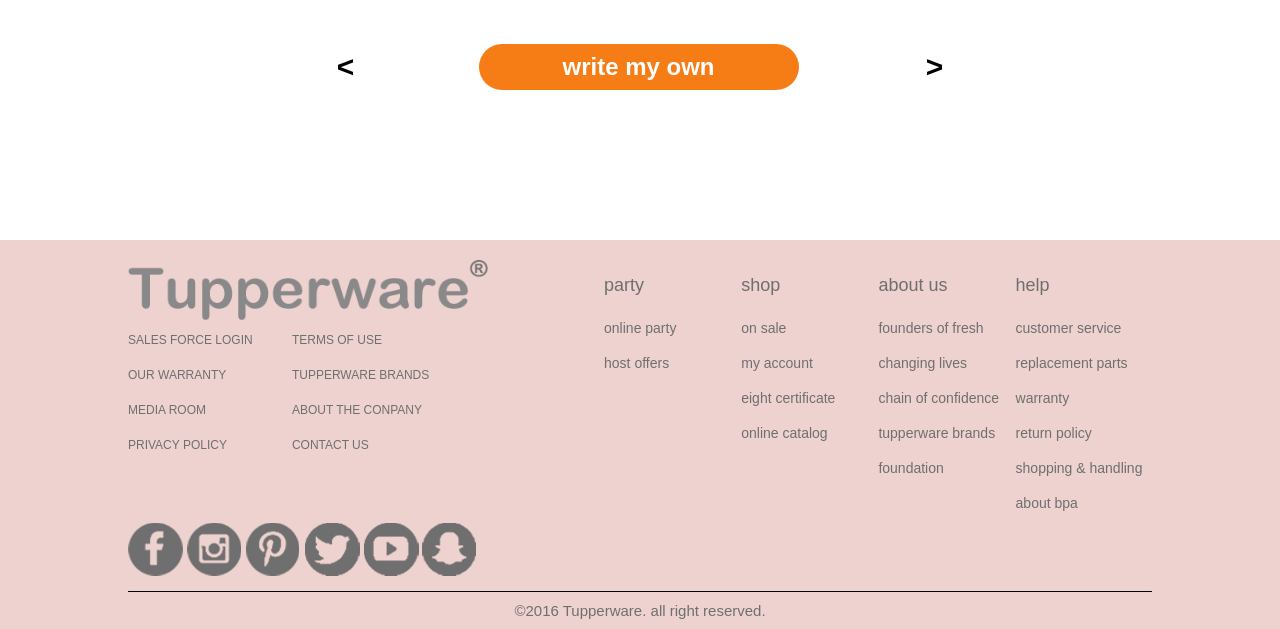
<file: Tupperware/content.html>
<!DOCTYPE html>
<html lang="en">
<head>
	<meta charset="UTF-8">
	<!-- <meta content="webkit"/>
 --><title>Document</title>
	<link rel="stylesheet" href="css/content.css">
	<!-- <link rel="stylesheet" href="css/header&footer.css"> -->
	<script src="http://cdn.static.runoob.com/libs/jquery/1.8.0/jquery.min.js"></script>
	<script src="js/header&footer.js"></script>
	<script src="js/content.js"></script>
</head>
<body>
	<div class="header"><!--顶部-->
			<div class="header-nav"><!--顶部导航部分-->
				<div><img src="images/logo.png"></div><!--LOGO-->
				<div class="header-nav-lists"><!--导航栏-->
					<ul>
						<li><a href="">SHOP</a></li>
						<li><a href="">FIND</a></li>
						<li><a href="">BLOG</a></li>
						<li><a href="">JOIN US</a></li>
						<li><a href="">RECIPES</a></li>
						<li><a href="">DATA A PARTY</a></li>
					</ul>
				</div>
			</div>
			<div class="header-fix"><!--需要置顶的部分-->
				<div><input type="text" id="search"></div><!--搜索框-->
				<div><span id="returntop"><a href="#"></a></span></div><!--返回顶部按钮-->
				<div><!--购物车-->
					<div>
						<a href="">
							<img src="images/shop.png">
							<img src="images/shop_hover.png">
						</a>
						<ul>
							<li><a href="">SIGN IN</a></li>
							<li>|</li>
							<li><a href="">SIGN UP</a></li>
						</ul>
					</div>
				</div>
			</div>
		</div>
	<div class="contain">
		<div class="intro clearfix">
			<img src="images/bigpro.png" alt="">
			<div class="intro-right">
				<h1 class="intro-right-toph1" >MOUDULAR MATES&reg;SUPER OVAL 4</h1>
				<h1>&#36;21.00</h1>
				<div class="intro-right-do">
					<a class="intro-buy" href="">buy</a>
					<a href="">add</a>
					<img src="images/colorchoose.png" alt="">
				</div>
				<p> Larger than Modular Mates&reg;Ovals by 55%,</p>
				<p>these containers maximize shelf space in deep cabinets</p>
				<p class="intro-right-p">Best for dry pourables.Clear container with Black seal</p>
				<br>
				<p>Super Oval 4:16 cups/3.9 L</p>
				<p>9"H x 3"W x 11"L (23 x 9.5 x 28cm)</p>
				<p>Limited Lifetime Warranty</p>
				<div class="intro-right-choose clearfix" >
					<button class="fir-button"><img src="images/first.png" alt=""></button>
					<button class="sec-button"><img src="images/choosepic.png" alt=""></button>
					<button class="thi-button"><img src="images/choosepic2.png" alt=""></button>
				</div>
			</div>
		</div>
		<div class="compare">
			<img src="images/character.png" alt="">
		</div>
		<div  class="review">
			<h3>REVIEW</h3>
			<h2>score: 4.6</h2>
			<div class="review-three clearfix">
			<div class="review-first">
				<div>
					<h1>I bought it for my daughter, and she likes it very much!!</h1>
					<p>customer 4.7</p>
				</div>
				<div>
					<h1>I bought it for my daughter, and she likes it very much!!</h1>
					<p>customer 4.7</p>
				</div>
				<div>
					<h1>I bought it for my daughter, and she likes it very much!!</h1>
					<p>customer 4.7</p>
				</div>
			</div>
			<div class="review-second">
				<div>
					<h1>I really like Tupperware cause the color are beatuiful~~!</h1>
					<p>customer 4.8</p>
				</div>
				<div>
					<h1>I really like Tupperware cause the color are beatuiful~~!</h1>
					<p>customer 4.8</p>
				</div>
				<div>
					<h1>I really like Tupperware cause the color are beatuiful~~!</h1>
					<p>customer 4.8</p>
				</div>
			</div>
			<div class="review-third">
				<div>
					<h1>I have enioyed a very pleasant shopping experience~~!</h1>
					<p>customer 4.9</p>
				</div>
				<div>
					<h1>I have enioyed a very pleasant shopping experience~~!</h1>
					<p>customer 4.9</p>
				</div>
				<div>
					<h1>I have enioyed a very pleasant shopping experience~~!</h1>
					<p>customer 4.9</p>
				</div>
			</div>
			</div>
			<div class="review-own">
				<button class="review-change review-change-left">&lt;</button>
				<button class="review-own-center">write my own</button>
				<button class="review-change review-change-right">&gt;</button>
			</div>
		</div>
	</div>
	<div class="footer"><!--底部-->
			<div class="footer-lists"><!--底部列表区-->
				<div class="footer-lists-left"><!--左列表-->
					<img src="images/logo_gray.png">
					<ul>
						<li><a href="">SALES FORCE LOGIN</a></li>
						<li><a href="">TERMS OF USE</a></li>
						<li><a href="">OUR WARRANTY</a></li>
						<li><a href="">TUPPERWARE BRANDS</a></li>
						<li><a href="">MEDIA ROOM</a></li>
						<li><a href="">ABOUT THE CONPANY</a></li>
						<li><a href="">PRIVACY POLICY</a></li>
						<li><a href="">CONTACT US</a></li>
					</ul>
					<div><!--图标们-->
						<span class="icons01"><a href=""></a></span>
						<span class="icons02"><a href=""></a></span>
						<span class="icons03"><a href=""></a></span>
						<span class="icons04"><a href=""></a></span>
						<span class="icons05"><a href=""></a></span>
						<span class="icons06"><a href=""></a></span>
					</div>
				</div>
				<div class="footer-lists-right"><!--右列表-->
					<ul>
						<h3>party</h3>
						<li><a href="">online party</a></li>
						<li><a href="">host offers</a></li>
					</ul>
					<ul>
						<h3>shop</h3>
						<li><a href="">on sale</a></li>
						<li><a href="">my account</a></li>
						<li><a href="">eight certificate</a></li>
						<li><a href="">online catalog</a></li>
					</ul>
					<ul>
						<h3>about us</h3>
						<li><a href="">founders of fresh</a></li>
						<li><a href="">changing lives</a></li>
						<li><a href="">chain of confidence</a></li>
						<li><a href="">tupperware brands</a></li>
						<li><a href="">foundation</a></li>
					</ul>
					<ul>
						<h3>help</h3>
						<li><a href="">customer service</a></li>
						<li><a href="">replacement parts</a></li>
						<li><a href="">warranty</a></li>
						<li><a href="">return policy</a></li>
						<li><a href="">shopping & handling</a></li>
						<li><a href="">about bpa</a></li>
					</ul>
				</div>
			</div>
			<div class="footer-footer">
				<p>©2016 Tupperware.  all right reserved.</p>
			</div>
		</div>
</body>
</html>
</file>
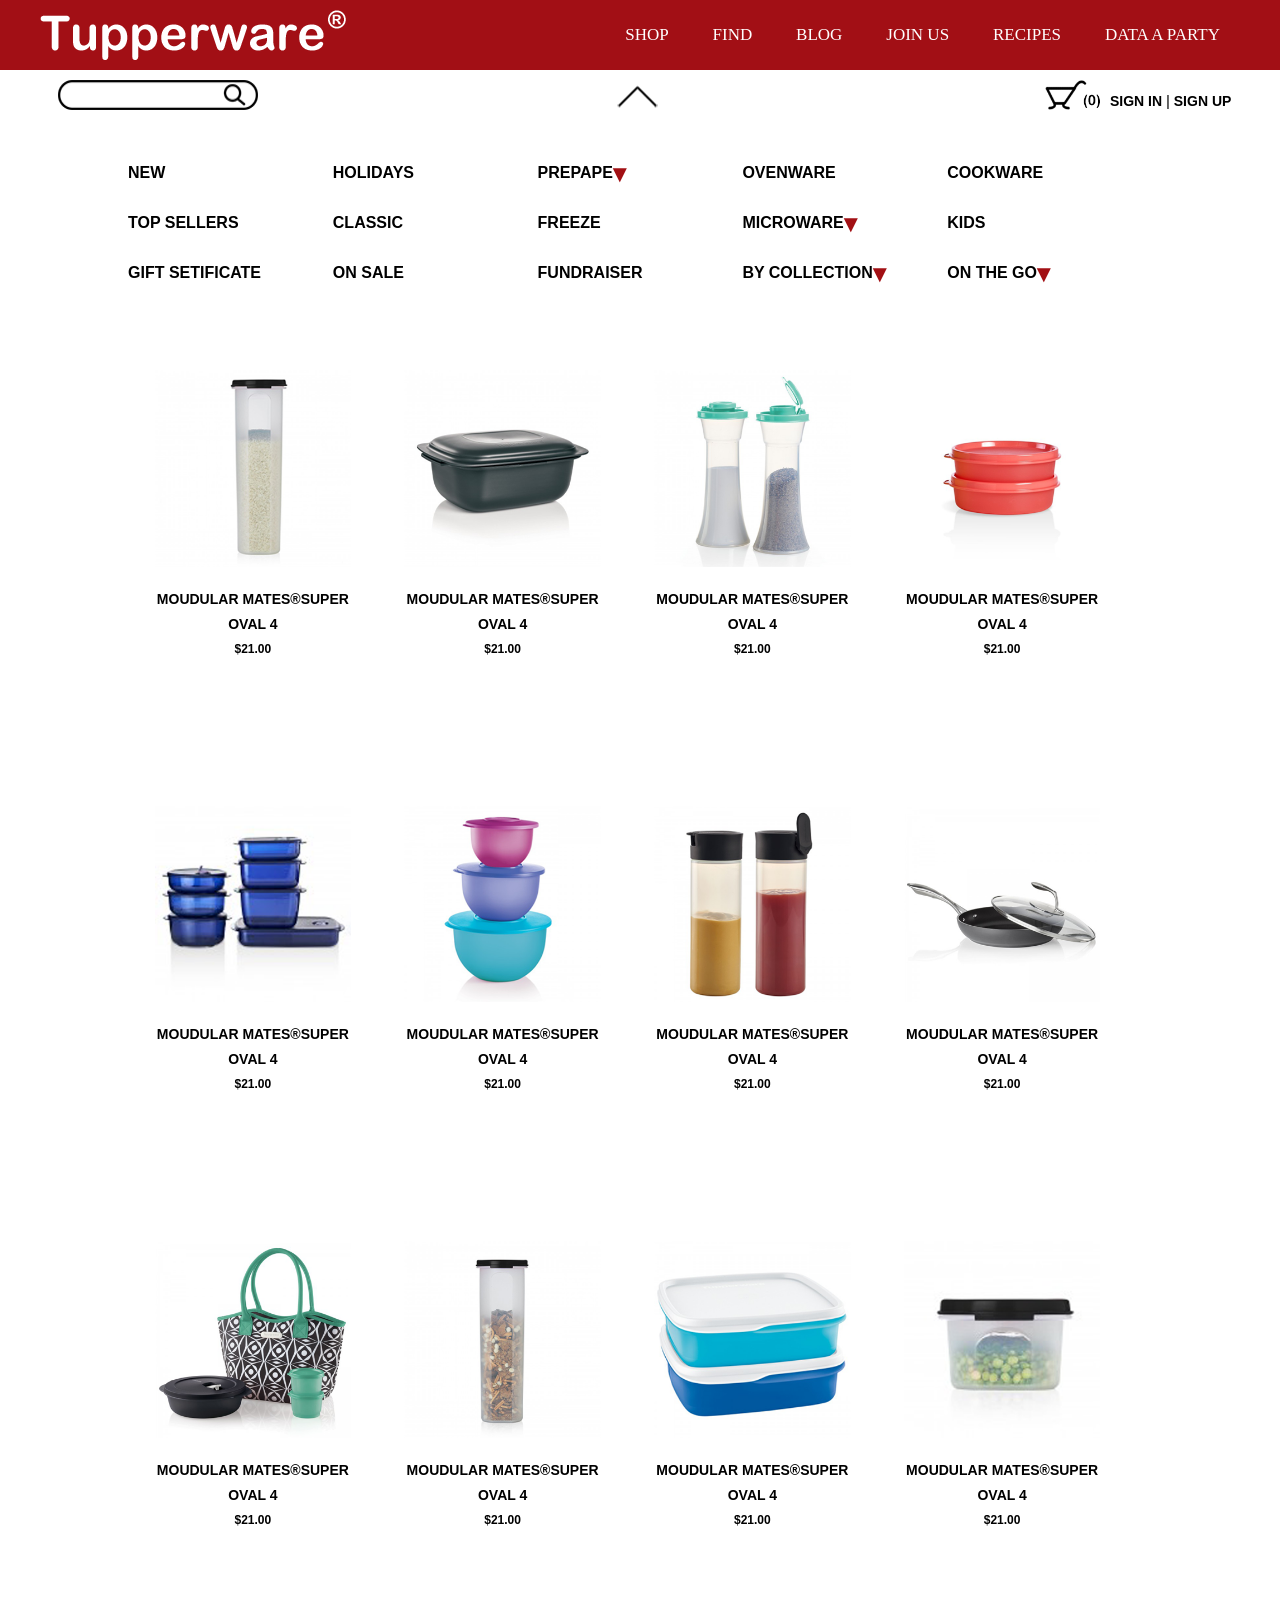
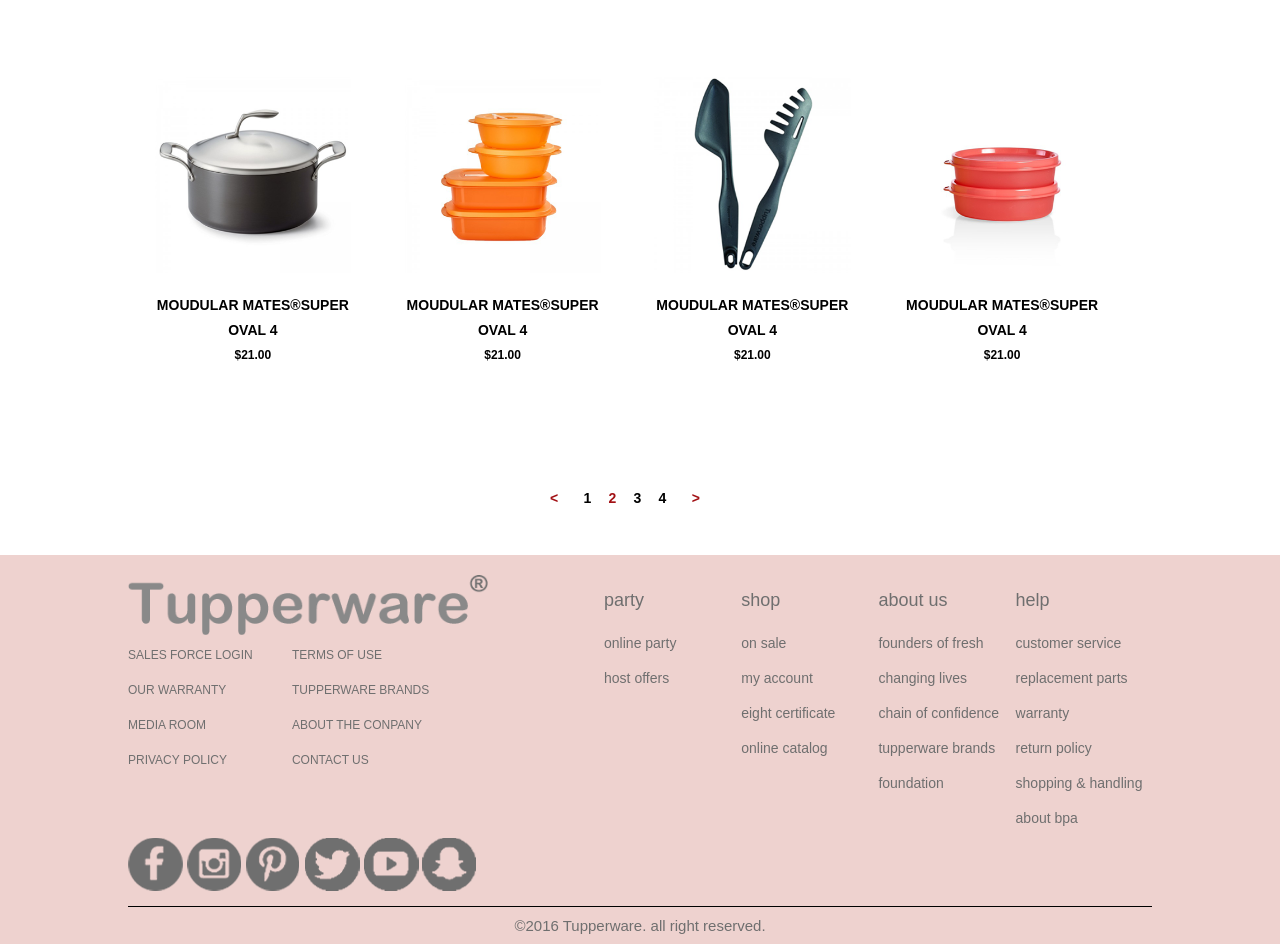
<file: Tupperware/list.html>
<!DOCTYPE html>
<html lang="en">
<head>
	<meta charset="UTF-8">
	<title>Document</title>
	<link rel="stylesheet" href="css/list.css">
	<!-- <link rel="stylesheet" href="css/header&footer.css"> -->
	<script src="http://cdn.static.runoob.com/libs/jquery/1.8.0/jquery.min.js"></script>
	<script src="js/jquery.js"></script>
	<script src="js/list.js"></script>
	<script src="js/header&footer.js"></script>
</head>
<body>
		<div class="header"><!--顶部-->
			<div class="header-nav"><!--顶部导航部分-->
				<div><img src="images/logo.png"></div><!--LOGO-->
				<div class="header-nav-lists"><!--导航栏-->
					<ul>
						<li><a href="#">SHOP</a></li>
						<li><a href="#">FIND</a></li>
						<li><a href="#">BLOG</a></li>
						<li><a href="#">JOIN US</a></li>
						<li><a href="#">RECIPES</a></li>
						<li><a href="#">DATA A PARTY</a></li>
					</ul>
				</div>
			</div>
			<div class="header-fix"><!--需要置顶的部分-->
				<div><input type="text"></div><!--搜索框-->
				<div><span id="returntop"><a href="#"></a></span></div><!--返回顶部按钮-->
				<div><!--购物车-->
					<div>
						<a href="#">
							<img src="images/shop.png">
							<img src="images/shop_hover.png">
						</a>
						<ul>
							<li><a href="#">SIGN IN</a></li>
							<li>|</li>
							<li><a href="#">SIGN UP</a></li>
						</ul>
					</div>
				</div>
			</div>
		</div>
	<div class="contain">
		<div class="main-toplist">
			<ul class="clearfix">
				<li><a href="#">NEW</a></li>
				<li><a href="#">HOLIDAYS</a></li>
				<li class="main-secondlist"><a href="#"><p>PREPAPE</p><span>▾</span></a>
					<ul>
						<li><a href="#">BACKING TOOLS,MIXING</a></li>
						<li><a href="#">COOKWARE UTENSILS</a></li>
						<li><a href="#">KNIVIES</a></li>
						<li><a href="#">SEPCIALTY APPLIANCES</a></li>
						<li><a href="#">MARINADE&DRESSING</a></li>
						<li><a href="#">SALAD TOOLS</a></li>
						<li><a href="#">TOOLS&GADGETS</a></li>
					</ul>
				</li>
				<li><a href="#">OVENWARE</a></li>
				<li><a href="#">COOKWARE</a></li>
			</ul>
			<ul class="clearfix">
				<li><a href="#">TOP SELLERS</a></li>
				<li><a href="#">CLASSIC</a></li>
				<li><a href="#">FREEZE</a></li>
				<li class="main-secondlist"><a href="#"><p>MICROWARE</p><span>▾</span></a>
					<ul>
						<li><a href="#">BACKING TOOLS,MIXING</a></li>
						<li><a href="#">COOKWARE UTENSILS</a></li>
						<li><a href="#">KNIVIES</a></li>
						<li><a href="#">SEPCIALTY APPLIANCES</a></li>
						<li><a href="#">MARINADE&DRESSING</a></li>
						<li><a href="#">SALAD TOOLS</a></li>
						<li><a href="#">TOOLS&GADGETS</a></li>
					</ul>
				</li>
				<li><a href="#">KIDS</a></li>
			</ul>
			<ul class="clearfix">
				<li><a href="#">GIFT SETIFICATE</a></li>
				<li><a href="#">ON SALE</a></li>
				<li><a href="#">FUNDRAISER</a></li>
				<li class="main-secondlist"><a href="#"><p>BY COLLECTION</p><span>▾</span></a>
					<ul>
						<li><a href="#">BACKING TOOLS,MIXING</a></li>
						<li><a href="#">COOKWARE UTENSILS</a></li>
						<li><a href="#">KNIVIES</a></li>
						<li><a href="#">SEPCIALTY APPLIANCES</a></li>
						<li><a href="#">MARINADE&DRESSING</a></li>
						<li><a href="#">SALAD TOOLS</a></li>
						<li><a href="#">TOOLS&GADGETS</a></li>
					</ul>
				</li>
				<li class="main-secondlist"><a href="#"><p>ON THE GO</p><span>▾</span></a>
					<ul>
						<li><a href="#">BACKING TOOLS,MIXING</a></li>
						<li><a href="#">COOKWARE UTENSILS</a></li>
						<li><a href="#">KNIVIES</a></li>
						<li><a href="#">SEPCIALTY APPLIANCES</a></li>
						<li><a href="#">MARINADE&DRESSING</a></li>
						<li><a href="#">SALAD TOOLS</a></li>
						<li><a href="#">TOOLS&GADGETS</a></li>
					</ul>
				</li>
			</ul>
		</div>
		<div class="main-goods clearfix">
			<div >
				<img src="images/list-photo1.png" alt="">
				<a class="main-goods-buy" href="#">buy</a>
				<a href="#">add</a>
				<h1>MOUDULAR MATES&reg;SUPER</h1>
				<h2>OVAL 4</h2>
				<p>&#36;21.00</p>
			</div>
			<div >
				<img src="images/list-photo2.png" alt="">
				<a class="main-goods-buy" href="#">buy</a>
				<a href="#">add</a>
				<h1>MOUDULAR MATES&reg;SUPER</h1>
				<h2>OVAL 4</h2>
				<p>&#36;21.00</p>
			</div>
			<div >
				<img src="images/list-photo3.png" alt="">
				<a class="main-goods-buy" href="#">buy</a>
				<a href="#">add</a>
				<h1>MOUDULAR MATES&reg;SUPER</h1>
				<h2>OVAL 4</h2>
				<p>&#36;21.00</p>
			</div>
			<div >
				<img src="images/list-photo4.png" alt="">
				<a class="main-goods-buy" href="#">buy</a>
				<a href="#">add</a>
				<h1>MOUDULAR MATES&reg;SUPER</h1>
				<h2>OVAL 4</h2>
				<p>&#36;21.00</p>
			</div>
			<div >
				<img src="images/list-photo5.png" alt="">
				<a class="main-goods-buy" href="#">buy</a>
				<a href="#">add</a>
				<h1>MOUDULAR MATES&reg;SUPER</h1>
				<h2>OVAL 4</h2>
				<p>&#36;21.00</p>
			</div>
			<div >
				<img src="images/list-photo6.png" alt="">
				<a class="main-goods-buy" href="#">buy</a>
				<a href="#">add</a>
				<h1>MOUDULAR MATES&reg;SUPER</h1>
				<h2>OVAL 4</h2>
				<p>&#36;21.00</p>
			</div>
			<div >
				<img src="images/list-photo7.png" alt="">
				<a class="main-goods-buy" href="#">buy</a>
				<a href="#">add</a>
				<h1>MOUDULAR MATES&reg;SUPER</h1>
				<h2>OVAL 4</h2>
				<p>&#36;21.00</p>
			</div>
			<div >
				<img src="images/list-photo8.png" alt="">
				<a class="main-goods-buy" href="#">buy</a>
				<a href="#">add</a>
				<h1>MOUDULAR MATES&reg;SUPER</h1>
				<h2>OVAL 4</h2>
				<p>&#36;21.00</p>
			</div>
				<div >
				<img src="images/list-photo9.png" alt="">
				<a class="main-goods-buy" href="#">buy</a>
				<a href="#">add</a>
				<h1>MOUDULAR MATES&reg;SUPER</h1>
				<h2>OVAL 4</h2>
				<p>&#36;21.00</p>
			</div>
			<div >
				<img src="images/list-photo10.png" alt="">
				<a class="main-goods-buy" href="#">buy</a>
				<a href="#">add</a>
				<h1>MOUDULAR MATES&reg;SUPER</h1>
				<h2>OVAL 4</h2>
				<p>&#36;21.00</p>
			</div>
			<div >
				<img src="images/list-photo11.png" alt="">
				<a class="main-goods-buy" href="#">buy</a>
				<a href="#">add</a>
				<h1>MOUDULAR MATES&reg;SUPER</h1>
				<h2>OVAL 4</h2>
				<p>&#36;21.00</p>
			</div>
			<div >
				<img src="images/list-photo12.png" alt="">
				<a class="main-goods-buy" href="#">buy</a>
				<a href="#">add</a>
				<h1>MOUDULAR MATES&reg;SUPER</h1>
				<h2>OVAL 4</h2>
				<p>&#36;21.00</p>
			</div>
			<div >
				<img src="images/list-photo13.png" alt="">
				<a class="main-goods-buy" href="#">buy</a>
				<a href="#">add</a>
				<h1>MOUDULAR MATES&reg;SUPER</h1>
				<h2>OVAL 4</h2>
				<p>&#36;21.00</p>
			</div>
			<div >
				<img src="images/list-photo14.png" alt="">
				<a class="main-goods-buy" href="#">buy</a>
				<a href="#">add</a>
				<h1>MOUDULAR MATES&reg;SUPER</h1>
				<h2>OVAL 4</h2>
				<p>&#36;21.00</p>
			</div>
			<div >
				<img src="images/list-photo15.png" alt="">
				<a class="main-goods-buy" href="#">buy</a>
				<a href="#">add</a>
				<h1>MOUDULAR MATES&reg;SUPER</h1>
				<h2>OVAL 4</h2>
				<p>&#36;21.00</p>
			</div>
			<div >
				<img src="images/list-photo16.png" alt="">
				<a class="main-goods-buy" href="#">buy</a>
				<a href="#">add</a>
				<h1>MOUDULAR MATES&reg;SUPER</h1>
				<h2>OVAL 4</h2>
				<p>&#36;21.00</p>
			</div>
		</div>
		<div class="change-page">
			<ul class="clearfix">
				<li class="change-page-left"><a href="#">&lt;</a></li>
				<li><a href="#">1</a></li>
				<li class="change-page-now"><a href="#">2</a></li>
				<li><a href="#">3</a></li>
				<li><a href="#">4</a></li>
				<li class="change-page-right"><a href="#">&gt;</a></li>
			</ul>
		</div>
	</div>
		<div class="footer"><!--底部-->
			<div class="footer-lists"><!--底部列表区-->
				<div class="footer-lists-left"><!--左列表-->
					<img src="images/logo_gray.png">
					<ul>
						<li><a href="#">SALES FORCE LOGIN</a></li>
						<li><a href="#">TERMS OF USE</a></li>
						<li><a href="#">OUR WARRANTY</a></li>
						<li><a href="#">TUPPERWARE BRANDS</a></li>
						<li><a href="#">MEDIA ROOM</a></li>
						<li><a href="#">ABOUT THE CONPANY</a></li>
						<li><a href="#">PRIVACY POLICY</a></li>
						<li><a href="#">CONTACT US</a></li>
					</ul>
					<div><!--图标们-->
						<span class="icons01"><a href="#"></a></span>
						<span class="icons02"><a href="#"></a></span>
						<span class="icons03"><a href="#"></a></span>
						<span class="icons04"><a href="#"></a></span>
						<span class="icons05"><a href="#"></a></span>
						<span class="icons06"><a href="#"></a></span>
					</div>
				</div>
				<div class="footer-lists-right"><!--右列表-->
					<ul>
						<h3>party</h3>
						<li><a href="#">online party</a></li>
						<li><a href="#">host offers</a></li>
					</ul>
					<ul>
						<h3>shop</h3>
						<li><a href="#">on sale</a></li>
						<li><a href="#">my account</a></li>
						<li><a href="#">eight certificate</a></li>
						<li><a href="#">online catalog</a></li>
					</ul>
					<ul>
						<h3>about us</h3>
						<li><a href="#">founders of fresh</a></li>
						<li><a href="#">changing lives</a></li>
						<li><a href="#">chain of confidence</a></li>
						<li><a href="#">tupperware brands</a></li>
						<li><a href="#">foundation</a></li>
					</ul>
					<ul>
						<h3>help</h3>
						<li><a href="#">customer service</a></li>
						<li><a href="#">replacement parts</a></li>
						<li><a href="#">warranty</a></li>
						<li><a href="#">return policy</a></li>
						<li><a href="#">shopping & handling</a></li>
						<li><a href="#">about bpa</a></li>
					</ul>
				</div>
			</div>
			<div class="footer-footer">
				<p>©2016 Tupperware.  all right reserved.</p>
			</div>
		</div>
</body>
</html>
</file>
<file: Tupperware/css/index.css>
/*header&footer*/

body,div,dl,dt,dd,ul,ol,li,h1,h2,h3,h4,h5,h6,pre,code,form,fieldset,legend,input,button,textarea,p,blockquote,th,td,image{ margin:0; padding:0; }
body {font-family: 'Arial Rounded MT Bold','Arial','Microsoft Yahei'; }
td,th,caption { font-size:14px; }
h1, h2, h3, h4, h5, h6 { font-weight:normal; font-size:100%; }
address, caption, cite, code, dfn, em, strong, th, var { font-style:normal; font-weight:normal;}
a {text-decoration:none; }
img { border:none; }
ol,ul,li { list-style:none; }
 textarea, select, button { font:14px Verdana,Helvetica,Arial,sans-serif; }
table { border-collapse:collapse; }
html {overflow-y: scroll;} 
/* css common */
.clearfix:after {content: "."; display: block; height:0; clear:both; visibility: hidden;}
.clearfix { *zoom:1; }

	.container {
		width: 100%;
	}

	.header {
		width: 100%;
	}

	.header-nav {
		width: 100%;
		background: #A20F15;/*顶部背景颜色*/
		position: relative;
	}
	
	.header-nav div {
		display: inline-block;
	}
	
	.header-nav div img{
		vertical-align: middle;
		margin: 10px 40px 10px 40px;
	}/*logo*/

	.header-nav-lists {
		position: absolute;
		right: 40px;
	}

	.header-nav-lists ul li{
		display: inline-block;
		padding: 0 20px;
		height: 70px;
		line-height: 70px;
		list-style: none;
		font-family: 'Arial Rounded MT Bold',"Microsoft YaHei";
		font-size: 17px;
		color: #ffffff;
	}/*导航栏列*/

	.header-nav-lists ul li a {
		color: #ffffff;
	}

	.header-nav-lists ul li a:hover {
		color: #000000;
	}
	
	.header-fix {
		width: 100%;
		z-index: +1;
	}

	.header-fix div {
		display: inline-block;
		width: 33%;
		height: 30px;
		margin: 5px 0 10px 0;
		position: relative;
	}

	.header-fix div div {
		width: 210px;
		position: absolute;
		right: 20px;
	}
	
	.header-fix div div ul {
		position: absolute;
		top: -4px;
		left: 65px;
	}

	.header-fix input {
		width: 200px;
		height: 30px;
		background: url("../images/search.png") no-repeat;
		background-size: 200px 30px;
		background-position: center center;
		border: none;
		padding-left: 15px;
		display: block;
		margin: 0 0 0 50px;
		position: absolute;
		top: 5px;
		font-family: 'Arial Rounded MT Bold','Microsoft Yahei';
	}

	.header-fix input:focus {
		border: 0px;
		outline-width: 0px;
	}
	
	.header-fix div span {
		margin: 10px auto;
		display: block;
		width: 80px;
		height: 25px;
		background: url(../images/return-top.png) no-repeat;
		background-position: center center;
		line-height: 25px;
		vertical-align: middle;
		cursor: pointer;
	}
	
	.header-fix div span:hover {
		transform: scale(0.8);
    	transition: all 0.5s ease 0s;
    	-webkit-transform: scale(0.8);/* Safari and Chrome */
    	-webkit-transform: all 0.5s ease 0s;
	}

	.header-fix img {
		display: inline-block;
		width: 56px;
		height: 30px;
	}
	
	.header-fix a img:nth-child(2) {
		display: none;
	}
	.header-fix a>img + img {
		display: none;
	}/*IE8不兼容nth-child问题*/

	.header-fix a:hover img:first-child {
		display: none;
	}

	.header-fix a:hover img:nth-child(2){
		display: inline-block;
	}
	.header-fix a:hover > img + img {
		display: inline-block;
	}/*IE8不兼容nth-child问题*/

	.header-fix p {
		display: inline-block;
	}

	.header-fix ul {
		display: inline-block;
	}

	.header-fix ul li {
		display: inline-block;
		height: 50px;
		line-height: 50px;
		font-size: 14px;
		font-weight: bold;
	}

	.header-fix ul a {
		color: #000000;
	}

	.header-fix ul a:hover {
		text-decoration: underline;
	}

	.footer {
		width: 100%;
		background: #EED2CF;
	}

	.footer-lists {
		width: 80%;
		margin: 0 auto;
	}

	.footer-lists a {
		color: #6F6F6F;
	}

	.footer-lists a:hover {
		color: #000000;
	}

	.footer-lists-left {
		display: inline-block;
		width: 45%;
	}

	.footer-lists-left img {
		margin: 20px 0 0 0px;
		width: 360px;
		height: 60px;
	}

	.footer-lists-left div {
		margin: 60px 0 10px 0;
	}

	.footer-lists-left ul li {
		display: inline-block;
		list-style: none;
		width: 160px;
		height: 35px;
		line-height: 35px;
		font-size: 12px;
		color: #6F6F6F;
	}
	
	.footer-lists-left span {
		display: inline-block;
		width: 55px;
		height: 55px;
	}

	.footer-lists-left span a {
		display: inline-block;
		width: 55px;
		height: 55px;
	}
	
	.icons01 {
		background: url(../images/icon01-1.png) no-repeat;
	}
	.icons01 a:hover {
		background: url(../images/icon01-2.png) no-repeat;
	}
	
	.icons02 {
		background: url(../images/icon02-1.png) no-repeat;
	}
	.icons02 a:hover {
		background: url(../images/icon02-2.png) no-repeat;
	}

	.icons03 {
		background: url(../images/icon03-1.png) no-repeat;
	}
	.icons03 a:hover {
		background: url(../images/icon03-2.png) no-repeat;
	}
	
	.icons04 {
		background: url(../images/icon04-1.png) no-repeat;
	}
	.icons04 a:hover {
		background: url(../images/icon04-2.png) no-repeat;
	}

	.icons05 {
		background: url(../images/icon05-1.png) no-repeat;
	}
	.icons05 a:hover {
		background: url(../images/icon05-2.png) no-repeat;
	}

	.icons06 {
		background: url(../images/icon06-1.png) no-repeat;
	}
	.icons06 a:hover {
		background: url(../images/icon06-2.png) no-repeat;
	}

	.footer-lists-right {
		float: right;
		width: 54%;
		margin-top: 35px;
	}

	.footer-lists-right h3 {
		font-size: 18px;
		margin-bottom: 15px;
		color: #6F6F6F;
	}
	
	.footer-lists-right ul {
		margin: 0;
		padding: 0 5px;
		float: left;
		width: 23%;
	}

	.footer-lists-right ul li {
		list-style: none;
		line-height: 35px;
		font-size: 14px;
		color: #6F6F6F;
	}

	.footer-footer {
		width: 80%;
		margin: 0px auto;
		padding: 10px 0;
		border-top: 1px solid #000000;
		color: #6F6F6F;
		font-size: 15px;
		text-align: center;
	}


@media screen and (min-width: 1530px) {
	.footer-lists-left ul li {
		width: 240px;
	}
}

@media screen and (max-width: 1174px) {
	.footer-lists-left {
		width: 28%;
	}

	.header-nav div img {
		width: 150px;
		height: 25px;
	}

	.footer-lists-left div {
		width: 200%;
	}

	.footer-lists-left img {
		width: 180px;
		height: 30px;
		margin: 20px 0 0 0px;
	}

	.footer-lists-left ul li {
		margin-left: 10px;
	}

	.footer-lists-right {
		width: 72%;
	}

	.header-nav-lists ul li {
		height: 45px;
		line-height: 45px;
		padding: 0 10px;
		font-size: 15px;
	}
}

@media screen and (max-width: 980px) {
	.container {
		width: 980px;
	}

	.header-fix div:first-child {
		display: none;
	}

	.header-fix div:nth-child(2) {
		width: 100%;
		margin: 10px auto;
	}

	.header-fix div:last-child {
		display: none;
	}

}


/*main*/

.header-main {
	width: 100%;
	height: 650px;
	background: url(../images/main-background-small.png) no-repeat;
	background-position: center;
	background-size: 1366px 660px;
}

.header-main-null {
	height: 214px;
	padding: 222px 0 164px 0;
}

.header-main-icon {
	margin: 0 auto;
	width: 300px;
	height: 214px;
	text-align: center;
	background: url(../images/main-icon.png) no-repeat;
	background-position: center center;
}

.header-main-icon a {
	display: block;
	width: 300px;
	height: 214px;
}

.header-main-icon:hover {
    transition: background-image 0.5s ease 0s;
    -webkit-transform: background-image 0.5s ease 0s;
    -moz-transition: background-image 0.5s ease 0s;
	background: url(../images/main-icon-black.png) no-repeat;
	background-position: center center;
}

.main {
	width: 100%;
}

.main-border {
	width: 100%;
	border-bottom: 2px solid #6f6f6f;
}
.main-main {
	width: 60%;
	margin: 50px auto 0 auto;
}

.main-title {
	width: 100%;
	margin: 0 auto 10px auto;
}

.main-title span {
	display: inline-block;
	width: 32%;
	height: 26px;
	font-size: 25px;
}

.main-title span a {
	display: block;
	width: 18px;
	height: 26px;
	line-height: 26px;
}

.main-title span:last-child a {
	float: right;
}

.main-title span:first-child {/*左切换*/
	background: url(../images/change-left-gray.png) no-repeat;
	background-position: left center;
	background-size: 18px 26px;
}

.main-title span:first-child:hover {/*左切换*/
	background: url(../images/change-left-black.png) no-repeat;
	background-position: left center;
	background-size: 18px 26px;
}

.main-title span:nth-child(2) {
	color: #000000;
	text-align: center;
	line-height: 26px;
}

.main-title > span + span {
	color: #000000;
	text-align: center;
	line-height: 26px;
}/*IE8不兼容nth-child问题*/

.main-title span:last-child {/*右切换*/
	background: url(../images/change-right-gray.png) no-repeat;
	background-position: right center;
	background-size: 18px 26px;
}

.main-title span:last-child:hover {/*右切换*/
	background: url(../images/change-right-black.png) no-repeat;
	background-position: right center;
	background-size: 18px 26px;
}

.main-title > span + span + span {/*右切换*/
	background: url(../images/change-right-gray.png) no-repeat;
	background-position: right center;
	background-size: 18px 26px;
}/*IE8不兼容nth-child问题*/

.main-title > span + span + span:hover {/*右切换*/
	background: url(../images/change-right-black.png) no-repeat;
	background-position: right center;
	background-size: 18px 26px;
}/*IE8不兼容nth-child问题*/

.main-productions {
	width: 100%;
	height: 350px!important;
	overflow: hidden;
	margin: 0 auto;
}

.main-productions-left {
	float: left;
	display: inline-block;
	width: 54%;
	position: relative;
}

.main-productions-left div span {
	margin: 10px 0;
	cursor: pointer;
}

.main-productions-left div {
	margin-top: 30px;
}

.colorchange01-1 div span {
	display: inline-block;
	width: 70px;
	height: 70px;
	background: url(../images/new-sign.png) no-repeat;
	background-size: 70px 70px; 
}

.colorchange02-1 div span {
	display: inline-block;
	width: 70px;
	height: 70px;
	background: url(../images/top-sign.png) no-repeat;
	background-size: 70px 70px; 
}

.colorchange03-1 div span {
	display: inline-block;
	width: 70px;
	height: 70px;
	background: url(../images/classics-sign.png) no-repeat;
	background-size: 70px 70px; 
}

.main-productions-left-hover {
	position: absolute;
	top: 30px!important;
	left: 100px!important;
	display: inline-block;
	height: 50px;
	opacity: 0;
}

.main-productions-left-hover h4:first-child {
	display: inline-block;
	color: #d7464d;
	font-size: 20px;
}

.main-productions-left-hover h4:last-child {
	display: inline-block;
	color: #6f6f6f;
	font-size: 20px;
}

.main-productions-left h3 {
	color: #000000;
	font-size: 25px;
	margin: 60px 0 10px 0;
	position: relative;
}

.main-productions-left p {
	color: #6f6f6f;
	font-size: 16px;
	position: relative;
}

.display-block {
	width: 100%;
	position: absolute;
	left: -300px;
	top: 50px;
}

.display-block h3 {
	opacity: 1;
	left: 300px;
}

.display-block p {
	opacity: 1;
	left: 300px;
}

.display-none {
	width: 100%;
	display: none;
	position: absolute;
	top: 50px;
	left: -300px;
}

.display-none h3 {
	opacity: 0;
}

.display-none p {
	opacity: 0;
}

.main-productions-right {
	float: right;
	margin-top: 30px;
	display: inline-block;
	width: 45%;
	position: relative;
}

.main-productions-right img {
	display: inline-block;
	width: 280px;
	height: 280px;
	position: absolute;
}

.main-productions-right img:nth-of-type(2) {
	display: none;
	top: -1px;
	left: 300px;
	opacity: 0;
}

.main-productions-right > img + img {
	display: none;
	top: -1px;
	left: 300px;
	opacity: 0;
}/*IE8不兼容nth-child问题*/

.main-productions-right img:nth-of-type(3) {
	display: none;
	top: -1px;
	left: 300px;
	opacity: 0;
}

.main-productions-right > img + img + img {
	display: none;
	top: -1px;
	left: 300px;
	opacity: 0;
}/*IE8不兼容nth-child问题*/

.main-productions-right span {
	position: absolute;
	left: 210px;
	top: 210px;
}

.main-productions-right span a {
	display: inline-block;
	width: 70px;
	height: 70px;
}

.main-productions-left div span:hover {
	transform: scale(1.1);
    transition: all 0.5s ease 0s;
    -webkit-transform: scale(1.1);/* Safari and Chrome */
    -webkit-transform: all 0.5s ease 0s;
}

.main-productions-right span:hover {
	transform: scale(0.9);
    transition: all 0.5s ease 0s;
    -webkit-transform: scale(0.9);/* Safari and Chrome */
    -webkit-transform: all 0.5s ease 0s;
}

.colorchange01-2 span {
	display: inline-block;
	width: 70px;
	height: 70px;
	background: url(../images/new-shop.png) no-repeat;
	background-size: 70px 70px;
}

.colorchange02-2 span {
	display: inline-block;
	width: 70px;
	height: 70px;
	background: url(../images/top-shop.png) no-repeat;
	background-size: 70px 70px;
}

.colorchange03-2 span {
	display: inline-block;
	width: 70px;
	height: 70px;
	background: url(../images/classics-shop.png) no-repeat;
	background-size: 70px 70px;
}

.main-pages {
	width: 50px;
	margin: 20px auto;
}
.main-pages li {
	display: inline-block;
	width: 10px;
	height: 10px;
	background: url(../images/pages-changing-gray.png) no-repeat;
	background-size: 10px 10px;
}

/*js执行左右切换时对应按钮变色,.main-pages li 专用*/
.change {
	display: inline-block;
	width: 10px;
	height: 10px;
	background: url(../images/pages-changing-black.png) no-repeat!important;
	background-size: 10px 10px!important;
}

.main-pages li a {
	display: block;
	width: 10px;
	height: 10px;
}
.main-pages li:hover {
	background: url(../images/pages-changing-black.png) no-repeat;
	background-size: 10px 10px;
	
}

@media screen and (max-width: 1920px) and (min-width: 1367px){

	.header-main {
		height: 774px;
		background: url(../images/main-background.jpg) no-repeat;
	}

	.header-main-null {
		height: 338px;
		padding: 222px 0 164px 0;
	}
}

@media screen and (max-width: 1330px) {

	.main-productions-left {
		width: 49%;
	}

	.main-productions-right {
		width: 50%;
	}

	.main-productions-right img {
		width: 235px;
		height: 235px;
	}

	.main-productions-right span a {
		display: inline-block;
		width: 50px;
		height: 50px;
	}

	.colorchange01-2 span {
		width: 50px;
		height: 50px;
		background-size: 50px 50px;
	}

	.colorchange02-2 span {
		width: 50px;
		height: 50px;
		background-size: 50px 50px;
	}

	.colorchange03-2 span {
		width: 50px;
		height: 50px;
		background-size: 50px 50px;
	}
}

@media screen and (min-width: 1500px) {
	.main-productions-left {
		width: 59%;
	}

	.main-productions-right {
		width: 40%;
	}
}
</file>
<file: an apple a day/css/apple.css>
*{margin:0; padding:0;}
body,div,dl,dt,dd,ul,ol,li,h1,h2,h3,h4,h5,h6,pre,code,form,fieldset,legend,input,button,textarea,p,blockquote,th,td { margin:0; padding:0; }
 body { background:#fff; color:#333; font-size:14px; font-family:'微软雅黑', '黑体', sans-serif; }
 td,th,caption { font-size:14px; }
 h1, h2, h3, h4, h5, h6 { font-weight:normal; }
 address, caption, cite, code, dfn, em, strong, th, var { font-style:normal; font-weight:normal;}
 a {  text-decoration:none; }
 a:hover { text-decoration:none; }
 img { border:none; }
 ol,ul,li { list-style:none; }
 table { border-collapse:collapse; }
 html {overflow-y:scroll;} 
 button{cursor:pointer;}
.clearfix:after {content: "."; display: block; height:0; clear:both; visibility: hidden;}
 .clearfix { *zoom:1; }
.guide{
	width:100%;
	height:44px;
	background: rgb(42,42,43);
}
.guide ul{
	width:87%;
	margin:0 9%;
}
.guide li{
	margin:0 1.5%;
	float:left;
	width:6%;
}
.lead a{
	font:14px/44px '微软雅黑','黑体',sans-serif;
	color:white;
}
.lead a:hover{
	color:rgb(165,165,165);
}
.appleimage{
	width:4%;
	margin-top:5px;
	padding-left:4.5%;
}
.guide-small{
	display:none;
	width:100%;
	height:50px;
	background: rgb(42,42,43);
}
.guide-small a{
	margin-top:2px;
	display:block;
	float:left;
	height:50px;
	width:33.3%;
}
.smaller-guide2{
	text-align:center;
}
.smaller-guide3{
	text-align:right;
}
.support{
	height:620px;
	background:url(../images/discussup1.jpg);
	background-size: 100% 630px;
}
.supptop{
	width:100%;
	height: 50px;
	background:rgb(206,205,210);}
.supptop div{
	width:73%;
	height:49px;
	margin:0px auto;
}
.supptop p{
	font:200 22px/50px '微软雅黑','黑体',sans-serif;
	float:left;
	color:#333;}
.supptop a{
	width:50px; 
	font:10px/50px '微软雅黑','黑体',sans-serif;
	font-weight:200;
	color:#333;
	margin-left:10px;
	float:right;
}
.supptop a:hover{color:#08c;}
.suppmain{
	//background:url(../images/discussup.jpg);	}
.suppmainbig, .suppsmallbig{margin-bottom:30px ;
	margin-top:60px;
	text-align:center;
	width:100%;
	height:54px;
	font:300 54px/54px '微软雅黑','黑体',sans-serif;
	color:#333;
}
.suppmainsmall,.suppsmallsmall{
	text-align:center;
	width: 100%;
	height:20px;
	font:18px/30px '微软雅黑','黑体',sans-serif;
	color:#333;
}
.search{
	width:700px;
	height:52px;
	margin:30px auto;
	background:white;
}
.searchleft{
	display:block;
	float: left;
	background:white;
	position:relative;
	top:16px;left: 10px;
}
.searchright{
	display:block;
	float:right;
}
.support input{
	margin:0 auto;
	padding-left:40px;
	width:570px;
	height:52px;
	color:rgb(186,186,189);
	font:200 20px/52px'微软雅黑','黑体',sans-serif;
	outline:none;
	border:none;
}
.supportsmall input{
	display:block;
	background:url(../images/search.svg) no-repeat;
	background-position:10px 10px;
	padding-left:30px;
	margin:40px auto;
	width:75%;
	height:40px;
	color:rgb(186,186,189);
	font:200 16px/40px'微软雅黑','黑体',sans-serif;
	outline:none;
	border:none;
	border:1px solid rgb(222,222,222) ;
}
.supportsmall{
	display:none;
}
.suppsmalltop{
	height:50px;
	background:rgb(199,198,206);
	border:none;
	border-bottom:2px solid rgb(178,178,192);
}
.suppsmalltop p{
	float:left;
	margin-left:15px;
	font:16px/50px '微软雅黑','黑体',sans-serif;
	color:#333;
}
.suppsmalltop img{
	display:block;
	float:right;
	margin-top:15px;
}
.suppsmallimg{
	display: block;
	width:100%;
	border:none;
	//border-top:1px solid rgb(199,198,206);
}
.main1{
height:300px;
}
.main1top{
	margin:50px auto;
	width:120px;
	height:20px;
	color:#333;
	font:18px/20px '微软雅黑','黑体',sans-serif;
}
.main1 div{
	margin:0px auto;
	width:82%;
}
.main1 a{
	width:170px;
	float:left;
	display:block;
	font:14px '微软雅黑','黑体',sans-serif;
	color:#666;
}
.main1 img{
	display:block;
	width:170px;
	margin:0 auto;
}
.main1 a p{
	width:100%;
	text-align: center;
}
.main1 a:hover{text-decoration:underline;}
.main2{
	height:70px;
	width:100%;
}
.main2 a{
	margin:0px auto;
	display:block;
	width:120px;
	font:15px/70px '微软雅黑','黑体',sans-serif;
	color:#08c;
}
.main3{
	width:100%;
	height:455px;
}
.main3 h1,.main3smaller h1{
	width:100%;
	text-align:center;
	margin:40px 0;
 	font:42px '微软雅黑','黑体',sans-serif;
	color:#333;
}
.main3main{
	margin:0px auto;
 	width:84%;
}
.main3in{
	margin:0px 50px;
	width:40%;
	height:350px;
	float:left;
}
.main3in img{
	display:block;
	margin:0 auto;
}
.main3in p{
	margin:15px 0px;
	color:#333;
	font-family:'微软雅黑','黑体',sans-serif;}
.main3big,.main3smaller h2{
	font-size:24px;
	font-weight:200;
}
.main3small,.main3smaller p{font-size:16px;}
.bluea{
	color:#08c;
	font:16px '微软雅黑','黑体',sans-serif;
}
.bluea:hover{text-decoration:underline;}
.main3smaller{
	display:none;
}
.main3smallerimg{
	width:100%;
	text-align:center;
}
.main3smaller img{
	display:block;
	width:300px;
	margin:0 auto;
}
.main3smallertext{
	width:80%;
	margin:30px auto;
}

.tips-small h1,.tips-small p,.tips-small a{
	display:block;
	width:100%;
	text-align:center;
	//height:50px;
	line-height:50px;
}
.tips-small{
	margin-top:50px;
	display:none;
}
.tips-small p{
	font-size:16px;
	font-weight:500;
}
.tips-small img{
	display:block;
	width:400px;
	margin:50px auto;
}
.tips-big{
	width:810px;
	margin:30px auto;
}
.tips-big div{
	width:410px;
	float:left;
}
.tips-big img{
	display:block;
	float:left;
	width:400px;
}
.tips-big h1{
	font-size:42px;
	font-weight:500;
	line-height:50px;
}
.tips-big p{
	font-size:18px;
	font-weight:500;
	line-height:40px;
	//height:50px;
	margin:20px 0;
}
.tips-big a{
	display:block;
	height:20px;
	line-height:20px;
	margin-top:20px;
	margin-bottom:50px;
}
.main5{height:290px;}
.main5 h1,.main5 p,.main5 a{
	text-align:center;
}
.main5 a{
	display:block;
	padding:0px auto;
}
.main5 img{
	display:block;
	margin:20px auto;
}
.main5 p,.main6 p,.main7 p,.main8 p{
	padding:0px 10px;
	color:#333;
	font:15px/60px '微软雅黑','黑体',sans-serif;
}
.main6{height:445px;}
.main6top{
	text-align:center;
	margin:35px 0;
	height:100px;
}
.main6main{
	width:980px;
	height:240px;
	margin:20px auto;
	background:rgb(245,245,245);
}
.main6mainin{
	width:95%;
	height:80px;
	margin:40px auto;
}
.main6mainin div{
	cursor:pointer;
	margin-top:30px;
	float:left;
	width:302px;
	border-right:1px solid #6e6e6f;
}
.main6 img{
	display:block;
	margin:0 auto;
}
.main6 a{
	width:100%;
	display:block;
	text-align: center;
}
.main6p1  {
	font:16px/30px '微软雅黑','黑体',sans-serif;
	color:#333;
}
.main6p1:hover{
	color:#08c;
	text-decoration:underline;
}
.main6p2 {
	width:100%;
	text-align:center;
	font:14px/30px '微软雅黑','黑体',sans-serif;
	color:#333;
}
.main6p3 {
	font:14px/30px '微软雅黑','黑体',sans-serif;
	color:#08c;
}
.main6p3:hover{text-decoration:underline;}
.main7{height:270px;}
.main7 h1,.main7 h2,.main7 p{
	//width:100%;
	text-align:center;
}
.main7 h1{
	margin-top:60px;
	font:18px/50px '微软雅黑','黑体',sans-serif;
	color:#333;
}
.main7 a{
	padding-left:20px;
	color:white;
	background:#08c;
	font:14px/36px '微软雅黑','黑体',sans-serif;
	display:block;
	width:70px;
	height:36px;
	margin:10px auto;
	border-radius:5px;
}
.main8in{
	width:82%;
	margin:0 auto;
}
.main8inleft {
	width:50%;
	float:left;
	background:rgb(245,245,245);
	height:515px;
}
.main8 img{
	height:515px;
	width:50%;
	display:block;
	float:right;
}
.main8inleft div{
	width:80%;
	height:210px;
	margin-top:30%;
	margin-left:10%;
}
.main8bottom{height:150px;}
.main89p{
	
	text-align:center;
	font:20px/40px '微软雅黑','黑体',sans-serif;
	color:#333;
}
.main89a{
	
	text-align:center;
	display:block;
	font:14px/35px '微软雅黑','黑体',sans-serif;
	color:#08c;
}
.main89a:hover{text-decoration:underline;}
.main8bottom p{
	font-size:20px;
	margin-top:40px;
}
.main8bottom a{
	margin-bottom:40px;
}
.main9{height:330px;}
.main9 p{
	margin-top:50px;
	margin-bottom: 30px;
}
.footer{
	color:#6e6e6f;
	background: rgb(242,242,242);
	font:200 10px/20px '微软雅黑','黑体',sans-serif;
}
.footerin{
	width:72%;
	margin:30px  auto;
}
.footersupport img{
	display:block;
	float:left;
}
.footersupport p{float:left;}
.footer table{
	display:block;
}
.footer td{
	width:240px;
	height:20px;
	vertical-align:center;
} 
.footer table td a{
	font:10px '微软雅黑','黑体',sans-serif;
	color:#6e6e6f;
}
.footer table a:hover{text-decoration:underline;}
.tablefirst td{color:#333;}
.footermed{
	padding-top: 20px;
	padding-bottom:10px;
	border-bottom:1px solid rgb(222,222,222);
}
.footermed a{
	cursor:pointer;
	color:#08c;
}
.footermed a:hover{text-decoration:underline;}
.footerbottom{
	margin-top:10px;
}
.footerbottom p{float:left;}
.footerbottom li{
	border-right:1px solid rgb(222,222,222);
	float:left;
	width:70px;
}
.footerbottom a{
	display:block;
	color:#6e6e6f;
	font:10px '微软雅黑','黑体',sans-serif;
	text-align:center;
	width:100%;
}
.footerbottom a:hover{text-decoration:underline;}
.fobottomright{
	width:60px;
	float:right;
}
.fobottomright img{
	display:block;
	float:left;
}
.footerchange{
	display:none;
}
.footerchange li{
	width:100%;
	height:40px;
	font:12px/40px '微软雅黑','黑体',sans-serif;
	color:#333;
	border-top:1px solid rgb(222,222,222);
}
.footerchange li:hover{
	cursor:pointer;
	color:black;
}
.footerchange h2{
	float:left;
}
.footerchange p{
	float:right;
}
.main3smaller,.main1,.main2,.main3,.tips-small,.tips-big,.main5,.main6,.main7,.main8{
	border-bottom:1px solid rgb(222,222,222);
}
.clear{
	width:0px;
	height:0px;
	clear:both;
}

@media screen and (min-width:1600px){
	.footer td{
		width:280px;
	}
}
@media screen and (min-width:1367px){
	.main1 div{
	margin:0px auto;
	width:1230px;
}
.main1 a{
	width:205px;
}
.main1 img{
	display:block;
	width:205px;
}
}
@media screen and  (max-width:1275px){
	.main1 a{
		width:30%;
		margin:30px 1.5%;
		text-align:center;
	}
	.main1{
		height:560px;
	}
}
@media screen and  (max-width:1207px){
	.appleimage{
		width:4%;
		padding-left:1%;
	}

	.lead a{
		width:12%;
		text-align:center;
		font-size:12px;
	}
	.guide ul{
		width:100%;
	}
	.suppmainbig{
		font-size:40px;
	}
	.suppmainsmall{
		font-size:16px;
	}
	.main3main{
		width:100%;
	}
	.main3in{
		width:750px;
		margin:0 auto;
		margin-bottom: -160px;
	}
	.main3in img{
		float:left;
	}
	.main3in>div{
		width:60%;
		float:right;
	}
	.main8in{
		width:960px;
		height:415px;
	}
	.main8 img{
		width:50%;
		height:415px;
	}
	.main8inleft{
		width:50%;
		height:415px;
	}
	.footerin{
		width:95%;
	}
}
@media screen and  (max-width:1020px){
	.main8in{
		width:100%;
	}
	.main8inleft{
		width:50%;
	}
	.main8 img{
		width:50%;

	}
	.main6{
		height:850px;
	}
	.main6main{
		width:80%;
		height:660px;
	}
	.main6mainin div{
		clear:both;
		width:100%;
		border-right:none;
		border-bottom:1px solid #6e6e6f;
	}
	.tips-small{
		display:block;
	}
	.tips-big{
		display:none;
	}
}
@media screen and  (max-width:835px){
	.guide{
		display:none;
	}
	.guide-small{
		display:block;
	}
	.support{
		display:none;
	}
	.supportsmall{
		display:block;
	}
	.main3smaller{
		display:block;
	}
	.main3{
		display:none;
	}
	.suppsmallbig{
		font-size: 30px;
	}
	.suppsmallsmall{
		font-size: 12px;
	}
	/*.search{
		display:none;
	}*/
}
@media screen and  (max-width:750px){
	.guide2center{
		margin:0 30%;
	}
	.main4in h1{
		font-size:30px;
	}
	.main4in p{
		font-size:16px;
	}
	.main7 h2{
		font-size:30px;
	}
	.footerin{
		height: 340px;
	}
	.footer table{
		display:none;
	}
	.footerchange{
		display:block;
	}
	.footerbottom{
		width:100%;
	}
	.footerbottom ul{
		clear:both;
	    margin-left:-10px;
	}
	.fobottomright{
		clear:both;
		margin-left:0px;
	}

}
@media screen and (max-width:700px){
	.tips-small{
		width:100%;
	}
	.tips-small img{
		width:50%;
		margin:40px auto;
	}

}
@media screen and (max-width:510px){
	.tips-small p{
		line-height:30px;
	}
}
@media screen and  (max-width:650px){
	.main1 a{
		width:41%;
		text-align:center;
		margin:30px 4%;
	}
	.main1 img{
		display:block;
		width:100%;
		height:152px;
	}
	.main1{
		height:760px;
	}
	.main4in img{
		width:80%;
	}
	.main8{
		height:780px;
	}
	.main8inleft{
		width:100%;
		background:white;
		clear:both;
	}
	.main8in div{
		height:200px;
		margin:20px auto;
	}
	.main8in img{
		width:100%;
		clear:both;
	}
	.main8inleft h1{
		font-size:32px;
	}
}
@media screen and  (max-width:600px){
	.guidesmallcenter{
		margin:0 30%;
	}
}
@media screen and  (max-width:530px){
	.main1 img{
		height:135px;
	}
}
@media screen and  (max-width:450px){
	.main1 img{
		height:115px;
	}
}
/*@media screen and  (max-width:500px){
	.main1 img{
		height:130px;
	}
}*/

@media screen and  (max-width:405px){
	.guidesmallcenter{
		margin:0 26%;
	}
}
</file>
<file: caculaternew/caculater packed.css>
button{
	font-size:16px;
	font-weight:bold;
	border:none;
	background:rgb(230,230,230);
	display:block;
	float:left;
	width:70px;
	height:52px;
}
</file>
<file: Tupperware/css/content.css>
*{margin:0; padding:0;}
body,div,dl,dt,dd,ul,ol,li,h1,h2,h3,h4,h5,h6,pre,code,form,fieldset,legend,input,button,textarea,p,blockquote,th,td { margin:0; padding:0; }
 body { background:#fff; color:#555; font-size:14px; font-family:'Arial Rounded MT Bold','Arial','微软雅黑', '黑体', sans-serif; }
 td,th,caption { font-size:14px; }
 h1, h2, h3, h4, h5, h6 { font-weight:normal; }
 address, caption, cite, code, dfn, em, strong, th, var { font-style:normal; font-weight:normal;}
 a {  text-decoration:none; }
 a:hover { text-decoration:none; }
 img { border:none; }
 ol,ul,li { list-style:none; }
 table { border-collapse:collapse; }
 html {overflow-y:scroll;} 
 button{cursor:pointer;}
 .clearfix:after {content: "."; display: block; height:0; clear:both; visibility: hidden;}
 .clearfix { *zoom:1; }
.intro{
	width:956px;
	margin:0 auto;
	margin-top:100px;
}
.intro>img{
	position:relative;
	margin-top:15px;
	display:block;
	float:left;
	width:459px;
	height:457px;
	z-index:-1;
}
.intro-right{
	border-top:2px solid black;
	float:right;
	width:457px;
}
.intro-right h1{
	color:black;
	height:40px;
	font-size:20px;
	line-height:40px;
	font-weight:bold;
}
.intro-right-toph1{
	margin-top:30px;
}
.intro a{
	float:left;
	display:block;
	text-align:center;
	background:rgb(179,212,99);
	color:white;
	font-weight:bold;
	width:40px;
	height:40px;
	font-size:18px;
	line-height:40px;
	border-radius: 50%;/* 画一个圆 */
	-moz-border-radius: 50%;
	-webkit-border-radius: 50%;
	margin-right:20px;
}
.intro-right-do{
	height:40px;
}
.intro-right-do img{
	display:block;
	margin-top:5px;
}
.intro .intro-buy{
	color:black;
}
.intro-right p{
	color:rgb(100,100,100);
	line-height:30px;
	font-size:16px;
	font-weight:bold;
}
.intro-right .intro-right-choose{
	margin-top:30px;
	width:276px;
	border:1px solid rgb(100,100,100);
	border-radius:5px;
}
.intro-right button{
	background:white;
	border:none;
	border:1px solid white;
	outline:none;
	float:left;
	width:50px;
	margin:1px 20px;
}
.intro-right button:hover{
	box-shadow:3px 3px 3px gray;/* 设置阴影，使button有突出效果 */
	border:1px solid rgb(100,100,100);
}
.intro-right button img{
	display:block;
	float:left;
	width:50px;
	height:50px;
}
.compare{
	margin:80px auto;
	width:610px;
}
.compare img{
	display:block;
	width:100%;
}
.review{
	width:615px;
	margin:0 auto;
	overflow:hidden;
}
.review h3,.review h2{
	font-weight:bold;
	text-align: center;
	height:35px;
	line-height:35px;
	color:black;
}
.review h3{
	font-size:20px;
}
.review h2{
	font-size:18px;
}
.review-three{
	width:300%;
}
/* 3个review为可翻页的评论 */
.review-first,.review-second,.review-third{
	float:left;
	width:33.3%;
	margin:0 auto;
	border-top:2px solid black;
}
.review-first div,.review-second div,.review-third div{
	margin:25px auto;
	width:475px;
}
.review-first h1,.review-second h1,.review-third h1{
	font-weight:bold;
	font-size:18px;
	text-align:center;
	color:black;
	height:25px;
	line-height:25px;
}
.review-first p,.review-second p,.review-third p{
	font-weight:bold;
	text-align:right;
	height:25px;
	line-height:25px;
}
.review-own{
	height:46px;
	margin:0 auto;
	margin-top:40px;
	margin-bottom:150px;
}
.review-own button{
	outline:none;
	border:none;
}
.review-own-center{
	-moz-margin:0 115px;
	margin:0 120px;
	display:block;
	float:left;
	width:320px;
	height:46px;
	border-radius:28px;
	background:rgb(246,124,22);
	color:white;
	font-weight:bold;
	font-size:24px;
}
.review-own-center:hover{
	font-size:23px;
}
.review-change:hover{
	font-size:28px;
}
.review-change{
	margin:3px 0;
	width:26px;
	float:left;
	height:40px;
	color:black;
	font-weight:bold;
	font-size:30px;
	background:white;
}
.review-change-right{
	float:right;
}
.header {
		width: 100%;
	}

	.header-nav {
		width: 100%;
		background: #A20F15;/*顶部背景颜色*/
		position: relative;
	}
	
	.header-nav div {
		display: inline-block;
	}
	
	.header-nav div img{
		vertical-align: middle;
		margin: 10px 40px 10px 40px;
	}/*logo*/

	.header-nav-lists {
		position: absolute;
		right: 40px;
	}

	.header-nav-lists ul li{
		display: inline-block;
		padding: 0 20px;
		height: 70px;
		line-height: 70px;
		list-style: none;
		font-family: 'Arial Rounded MT Bold',"Microsoft YaHei";
		font-size: 17px;
		color: #ffffff;
	}/*导航栏列*/

	.header-nav-lists ul li a {
		color: #ffffff;
	}

	.header-nav-lists ul li a:hover {
		color: #000000;
	}
	
	.header-fix {
		width: 100%;
		z-index: 3;
	}

	.header-fix div {
		display: inline-block;
		width: 33%;
		height: 30px;
		margin: 5px 0 10px 0;
		position: relative;
	}

	.header-fix div div {
		width: 210px;
		position: absolute;
		right: 20px;
	}
	
	.header-fix div div ul {
		position: absolute;
		top: -4px;
		left: 65px;
	}

	.header-fix input {
		width: 200px;
		height: 30px;
		background: url("../images/search.png") no-repeat;
		background-size: 200px 30px;
		background-position: center center;
		border: none;
		padding-left: 15px;
		display: block;
		margin: 0 0 0 50px;
		position: absolute;
		top: 5px;
		font-family: 'Arial Rounded MT Bold','Microsoft Yahei';
	}

	.header-fix input:focus {
		border: 0px;
		outline-width: 0px;
	}
	
	.header-fix div span {
		margin: 10px auto;
		display: block;
		width: 80px;
		height: 25px;
		background: url(../images/return-top.png) no-repeat;
		background-position: center center;
		line-height: 25px;
		vertical-align: middle;
		cursor: pointer;
	}
	
	.header-fix div span:hover {
		transform: scale(0.8);
    	transition: all 0.5s ease 0s;
    	-webkit-transform: scale(0.8);/* Safari and Chrome */
    	-webkit-transform: all 0.5s ease 0s;
	}

	.header-fix img {
		display: inline-block;
		width: 56px;
		height: 30px;
	}
	
	.header-fix a img:nth-child(2) {
		display: none;
	}
	.header-fix a>img + img {
		display: none;
	}/*IE8不兼容nth-child问题*/

	.header-fix a:hover img:first-child {
		display: none;
	}

	.header-fix a:hover img:nth-child(2){
		display: inline-block;
	}
	.header-fix a:hover > img + img {
		display: inline-block;
	}/*IE8不兼容nth-child问题*/

	.header-fix p {
		display: inline-block;
	}

	.header-fix ul {
		display: inline-block;
	}

	.header-fix ul li {
		display: inline-block;
		height: 50px;
		line-height: 50px;
		font-size: 14px;
		font-weight: bold;
	}

	.header-fix ul a {
		color: #000000;
	}

	.header-fix ul a:hover {
		text-decoration: underline;
	}

	.footer {
		width: 100%;
		background: #EED2CF;
	}

	.footer-lists {
		width: 80%;
		margin: 0 auto;
	}

	.footer-lists a {
		color: #6F6F6F;
	}

	.footer-lists a:hover {
		color: #000000;
	}

	.footer-lists-left {
		display: inline-block;
		width: 45%;
	}

	.footer-lists-left img {
		margin: 20px 0 0 0px;
		width: 360px;
		height: 60px;
	}

	.footer-lists-left div {
		margin: 60px 0 10px 0;
	}

	.footer-lists-left ul li {
		display: inline-block;
		list-style: none;
		width: 160px;
		height: 35px;
		line-height: 35px;
		font-size: 12px;
		color: #6F6F6F;
	}
	
	.footer-lists-left span {
		display: inline-block;
		width: 55px;
		height: 55px;
	}

	.footer-lists-left span a {
		display: inline-block;
		width: 55px;
		height: 55px;
	}
	
	.icons01 {
		background: url(../images/icon01-1.png) no-repeat;
	}
	.icons01 a:hover {
		background: url(../images/icon01-2.png) no-repeat;
	}
	
	.icons02 {
		background: url(../images/icon02-1.png) no-repeat;
	}
	.icons02 a:hover {
		background: url(../images/icon02-2.png) no-repeat;
	}

	.icons03 {
		background: url(../images/icon03-1.png) no-repeat;
	}
	.icons03 a:hover {
		background: url(../images/icon03-2.png) no-repeat;
	}
	
	.icons04 {
		background: url(../images/icon04-1.png) no-repeat;
	}
	.icons04 a:hover {
		background: url(../images/icon04-2.png) no-repeat;
	}

	.icons05 {
		background: url(../images/icon05-1.png) no-repeat;
	}
	.icons05 a:hover {
		background: url(../images/icon05-2.png) no-repeat;
	}

	.icons06 {
		background: url(../images/icon06-1.png) no-repeat;
	}
	.icons06 a:hover {
		background: url(../images/icon06-2.png) no-repeat;
	}

	.footer-lists-right {
		float: right;
		width: 54%;
		margin-top: 35px;
	}

	.footer-lists-right h3 {
		font-size: 18px;
		margin-bottom: 15px;
		color: #6F6F6F;
	}
	
	.footer-lists-right ul {
		margin: 0;
		padding: 0 5px;
		float: left;
		width: 23%;
	}

	.footer-lists-right ul li {
		list-style: none;
		line-height: 35px;
		font-size: 14px;
		color: #6F6F6F;
	}

	.footer-footer {
		width: 80%;
		margin: 0px auto;
		padding: 10px 0;
		border-top: 1px solid #000000;
		color: #6F6F6F;
		font-size: 15px;
		text-align: center;
	}
@media screen and (min-width: 1530px) {
	.footer-lists-left ul li {
		width: 240px;
	}
}

@media screen and (min-width: 1500px){	
	.contain{
		width:100%;
	}
	.intro{
		width:1340px;
	}
	.intro>img{
		width:630px;
		margin-right:13px;
		//width:643px;
		height:642px;
	}
	.intro-right{
		width:697px;
	}
	.intro-right h1{
		font-size:30px;
		height:50px;
		line-height:50px;
	}
	.intro-right a{
		width:70px;
		height:70px;
		line-height: 70px;
		font-size:26px;
	}
	.intro-right-do{
		width:100%;
		height:70px;
	}
	.intro-right-do img{
		display:block;
		position:relative;
		top:10px;
		height:50px;
	}
	.intro-right p{
		font-size:24px;
		height:40px;
		line-height:40px;
	}
	.intro-right-p {
		margin-bottom:30px;
	}
	.intro-right button img{
		display:block;
		width:80px;
		height:80px;
	}
	.intro-right-choose button{
		margin-top:1px;
		margin-bottom:2px;
		width:80px;
		height:80px;
	}
	.intro-right .intro-right-choose{
		width:370px;
		margin-top:50px;
		border-radius:7px;
		border-width:2px;
	}
	/*
	.intro-right-choose button{
		width:100px;
	}
	.intro-right-choose img{
		display:block;
		width:100px;
	}*/
	.compare{
		width:857px;
	}
	.review{
		width:864px;
	}
	.review{
		font-size:25px;
	}
	.review h3{
		font-size:30px;
	}
	.review h2{
		font-size:22px;
	}
	.review-three div div{
		width:580px;
	}
	.review-three div h1,.review-three div p{
		width:100%;
		height:40px;
		line-height:40px;
	}
	.review-three div h1{
		font-size:22px;
	}
	.review-three div p{
		font-size:18px;
	}
	.review-own-center{
		margin:0 244px;
	}
}

@media screen and (max-width: 1174px) {
	.footer-lists-left {
		width: 28%;
	}

	.header-nav div img {
		width: 150px;
		height: 25px;
	}

	.footer-lists-left div {
		width: 200%;
	}

	.footer-lists-left img {
		width: 180px;
		height: 30px;
		margin: 20px 0 0 0px;
	}

	.footer-lists-left ul li {
		margin-left: 10px;
	}

	.footer-lists-right {
		width: 72%;
	}

	.header-nav-lists ul li {
		height: 45px;
		line-height: 45px;
		padding: 0 10px;
		font-size: 15px;
	}
}

@media screen and (max-width:980px){
	.header{
		width:980px;
	}
	.footer{
		width:980px;
	}
	.header-fix div:first-child {
		display: none;
	}

	.header-fix div:nth-child(2) {
		width: 100%;
		margin: 10px auto;
	}

	.header-fix div:last-child {
		display: none;
	}
}
</file>
<file: Tupperware/css/list.css>
body,div,dl,dt,dd,ul,ol,li,h1,h2,h3,h4,h5,h6,pre,code,form,fieldset,legend,input,button,textarea,p,blockquote,th,td { margin:0; padding:0; }
 body { background:#fff; color:#555; font-size:14px; font-family: 'Arial Rounded MT Bold','Arial','微软雅黑', '黑体', sans-serif; }
 td,th,caption { font-size:14px; }
 h1, h2, h3, h4, h5, h6 { font-weight:normal; font-size:100%; }
 address, caption, cite, code, dfn, em, strong, th, var { font-style:normal; font-weight:normal;}
 a {  text-decoration:none; }
 a:hover { text-decoration:none; }
 img { border:none;z-index:-1;}
 ol,ul,li { list-style:none; }
 table { border-collapse:collapse; }
 html {overflow-y: scroll;} 
 .clearfix:after {content: "."; display: block; height:0; clear:both; visibility: hidden;}
 .clearfix { *zoom:1; }

 .contain{
 	width:80%;
 	margin:0 auto;
 }
 .main-toplist{
 	height:200px;
 	margin-top:30px;
 }
 .main-toplist li{
	width:20%;
	float:left;
 }
 .main-toplist a{
 	display:block;
 	text-align:left;
 	color:black;
 	font-size:16px;
 	font-weight:bold;
 	height:50px;
 	line-height:50px;
}
.main-toplist a:hover{
	color:rgb(162,16,20);
}
.main-toplist p{
	float:left;
}
.main-toplist span{
	font-size:25px;
	display:block;
	float:left;
	font-weight:bolder;
	color:rgb(162,16,20);
}
/* 以下为二级菜单的属性 */
.main-toplist ul li ul{
	display:none;
}
.main-toplist ul li ul li {
	float:none;
	height:20px;
	width:100%;
}
.main-toplist ul li ul li a{
	display:block;
	height:20px;
	line-height:20px;
	font-size:12px;
}
.main-toplist ul li ul li a:hover{
	color:rgb(162,16,20);
}
.main-goods div{
	float:left;
	width:24%;
	border:2px solid white;
	/* 防止设置hover属性时div抖动 */
	border-radius:7px;
	margin-bottom:100px;
	position:relative;
	text-align:center;
	/* 使图片，文字居中 */
	color:black;
}
.main-goods div img{
	display:block;
	margin:20px auto;
	width:80%;
}
.main-goods div:hover{
	border:2px solid black;
	border-radius:7px;
}
.main-goods div:hover a{
	display:block;
}
.main-goods h1,.main-goods h2{
	font-weight:bold;
	height:25px;
	line-height: 25px;
}
.main-goods p{
	font-weight:bold;
	font-size:12px;
	height:25px;
	line-height: 25px;
	margin-bottom:20px;
}
.main-goods a{
	display:none;
	position:absolute;
	top:75px;
	right:10px;
	font-size:20px;
	text-align:center;
	line-height:50px;
	z-index: 2;
	/* 使add,buy能出现在图片上方 */
	background:rgb(179,212,99);
	color:white;
	font-weight:bold;
	width:50px;
	height:50px;
	border-radius: 50%;
	-moz-border-radius: 50%;
	-webkit-border-radius: 50%; 
}
.main-goods .main-goods-buy{
	z-index:2;
	color:black;
	background:rgb(179,212,99); 
	position:absolute;
	top:10px;
}
.change-page{
	width:180px;
	margin:40px auto;
	margin-top: -50px;
}
.change-page li{
	float:left;
}
.change-page a{
	text-align:center;
	font-weight:bold;
	color:black;
	display:block;
	width:25px;
	height:25px;
}
.change-page a:hover{
	color:rgb(162,16,20);
}
.change-page-left a{
	text-align:left;
	color:rgb(162,16,20);
}
.change-page-right a{
	text-align:right;
	color:rgb(162,16,20);
}
.change-page a:hover{
	font-size:16px;
}
.change-page-now a{
	color:rgb(162,16,20);
}
.header {
		width: 100%;
	}

	.header-nav {
		width: 100%;
		background: #A20F15;/*顶部背景颜色*/
		position: relative;
	}
	
	.header-nav div {
		display: inline-block;
	}
	
	.header-nav div img{
		vertical-align: middle;
		margin: 10px 40px 10px 40px;
	}/*logo*/

	.header-nav-lists {
		position: absolute;
		right: 40px;
	}

	.header-nav-lists ul li{
		display: inline-block;
		padding: 0 20px;
		height: 70px;
		line-height: 70px;
		list-style: none;
		font-family: 'Arial Rounded MT Bold',"Microsoft YaHei";
		font-size: 17px;
		color: #ffffff;
	}/*导航栏列*/

	.header-nav-lists ul li a {
		color: #ffffff;
	}

	.header-nav-lists ul li a:hover {
		color: #000000;
	}
	
	.header-fix {
		width: 100%;
		z-index: 3;
	}

	.header-fix div {
		display: inline-block;
		width: 33%;
		height: 30px;
		margin: 5px 0 10px 0;
		position: relative;
	}

	.header-fix div div {
		width: 210px;
		position: absolute;
		right: 20px;
	}
	
	.header-fix div div ul {
		position: absolute;
		top: -4px;
		left: 65px;
	}

	.header-fix input {
		width: 200px;
		height: 30px;
		background: url("../images/search.png") no-repeat;
		background-size: 200px 30px;
		background-position: center center;
		border: none;
		padding-left: 15px;
		display: block;
		margin: 0 0 0 50px;
		position: absolute;
		top: 5px;
		font-family: 'Arial Rounded MT Bold','Microsoft Yahei';
	}

	.header-fix input:focus {
		border: 0px;
		outline-width: 0px;
	}
	
	.header-fix div span {
		margin: 10px auto;
		display: block;
		width: 80px;
		height: 25px;
		background: url(../images/return-top.png) no-repeat;
		background-position: center center;
		line-height: 25px;
		vertical-align: middle;
		cursor: pointer;
	}
	
	.header-fix div span:hover {
		transform: scale(0.8);
    	transition: all 0.5s ease 0s;
    	-webkit-transform: scale(0.8);/* Safari and Chrome */
    	-webkit-transform: all 0.5s ease 0s;
	}

	.header-fix img {
		display: inline-block;
		width: 56px;
		height: 30px;
	}
	
	.header-fix a img:nth-child(2) {
		display: none;
	}
	.header-fix a>img + img {
		display: none;
	}/*IE8不兼容nth-child问题*/

	.header-fix a:hover img:first-child {
		display: none;
	}

	.header-fix a:hover img:nth-child(2){
		display: inline-block;
	}
	.header-fix a:hover > img + img {
		display: inline-block;
	}/*IE8不兼容nth-child问题*/

	.header-fix p {
		display: inline-block;
	}

	.header-fix ul {
		display: inline-block;
	}

	.header-fix ul li {
		display: inline-block;
		height: 50px;
		line-height: 50px;
		font-size: 14px;
		font-weight: bold;
	}

	.header-fix ul a {
		color: #000000;
	}

	.header-fix ul a:hover {
		text-decoration: underline;
	}

	.footer {
		width: 100%;
		background: #EED2CF;
	}

	.footer-lists {
		width: 80%;
		margin: 0 auto;
	}

	.footer-lists a {
		color: #6F6F6F;
	}

	.footer-lists a:hover {
		color: #000000;
	}

	.footer-lists-left {
		display: inline-block;
		width: 45%;
	}

	.footer-lists-left img {
		margin: 20px 0 0 0px;
		width: 360px;
		height: 60px;
	}

	.footer-lists-left div {
		margin: 60px 0 10px 0;
	}

	.footer-lists-left ul li {
		display: inline-block;
		list-style: none;
		width: 160px;
		height: 35px;
		line-height: 35px;
		font-size: 12px;
		color: #6F6F6F;
	}
	
	.footer-lists-left span {
		display: inline-block;
		width: 55px;
		height: 55px;
	}

	.footer-lists-left span a {
		display: inline-block;
		width: 55px;
		height: 55px;
	}
	
	.icons01 {
		background: url(../images/icon01-1.png) no-repeat;
	}
	.icons01 a:hover {
		background: url(../images/icon01-2.png) no-repeat;
	}
	
	.icons02 {
		background: url(../images/icon02-1.png) no-repeat;
	}
	.icons02 a:hover {
		background: url(../images/icon02-2.png) no-repeat;
	}

	.icons03 {
		background: url(../images/icon03-1.png) no-repeat;
	}
	.icons03 a:hover {
		background: url(../images/icon03-2.png) no-repeat;
	}
	
	.icons04 {
		background: url(../images/icon04-1.png) no-repeat;
	}
	.icons04 a:hover {
		background: url(../images/icon04-2.png) no-repeat;
	}

	.icons05 {
		background: url(../images/icon05-1.png) no-repeat;
	}
	.icons05 a:hover {
		background: url(../images/icon05-2.png) no-repeat;
	}

	.icons06 {
		background: url(../images/icon06-1.png) no-repeat;
	}
	.icons06 a:hover {
		background: url(../images/icon06-2.png) no-repeat;
	}

	.footer-lists-right {
		float: right;
		width: 54%;
		margin-top: 35px;
	}

	.footer-lists-right h3 {
		font-size: 18px;
		margin-bottom: 15px;
		color: #6F6F6F;
	}
	
	.footer-lists-right ul {
		margin: 0;
		padding: 0 5px;
		float: left;
		width: 23%;
	}

	.footer-lists-right ul li {
		list-style: none;
		line-height: 35px;
		font-size: 14px;
		color: #6F6F6F;
	}

	.footer-footer {
		width: 80%;
		margin: 0px auto;
		padding: 10px 0;
		border-top: 1px solid #000000;
		color: #6F6F6F;
		font-size: 15px;
		text-align: center;
	}

@media screen and (min-width:1580px){
	.main-goods h1,.main-goods h2{
		font-size:18px;
	}
}
@media screen and (min-width: 1530px) {
	.footer-lists-left ul li {
		width: 240px;
	}
}
@media screen and (max-width: 1174px) {
	.footer-lists-left {
		width: 28%;
	}

	.header-nav div img {
		width: 150px;
		height: 25px;
	}

	.footer-lists-left div {
		width: 200%;
	}

	.footer-lists-left img {
		width: 180px;
		height: 30px;
		margin: 20px 0 0 0px;
	}

	.footer-lists-left ul li {
		margin-left: 10px;
	}

	.footer-lists-right {
		width: 72%;
	}

	.header-nav-lists ul li {
		height: 45px;
		line-height: 45px;
		padding: 0 10px;
		font-size: 15px;
	}
}
@media screen and (max-width: 1100px){
	.contain{
		width:90%;
	}
	.main-toplist a{
		font-size: 15px;
	}
}
/* 小于980px时定宽 */
@media screen and (max-width: 980px){
	.contain{
		width:882px;
	}
	.header{
		width:980px;
	}
	.header-nav{
		width:980px;
	}
	.footer{
		width:980px;
	}
	.header-fix div:first-child {
		display: none;
	}

	.header-fix div:nth-child(2) {
		width: 100%;
		margin: 10px auto;
	}

	.header-fix div:last-child {
		display: none;
	}
}
</file>
